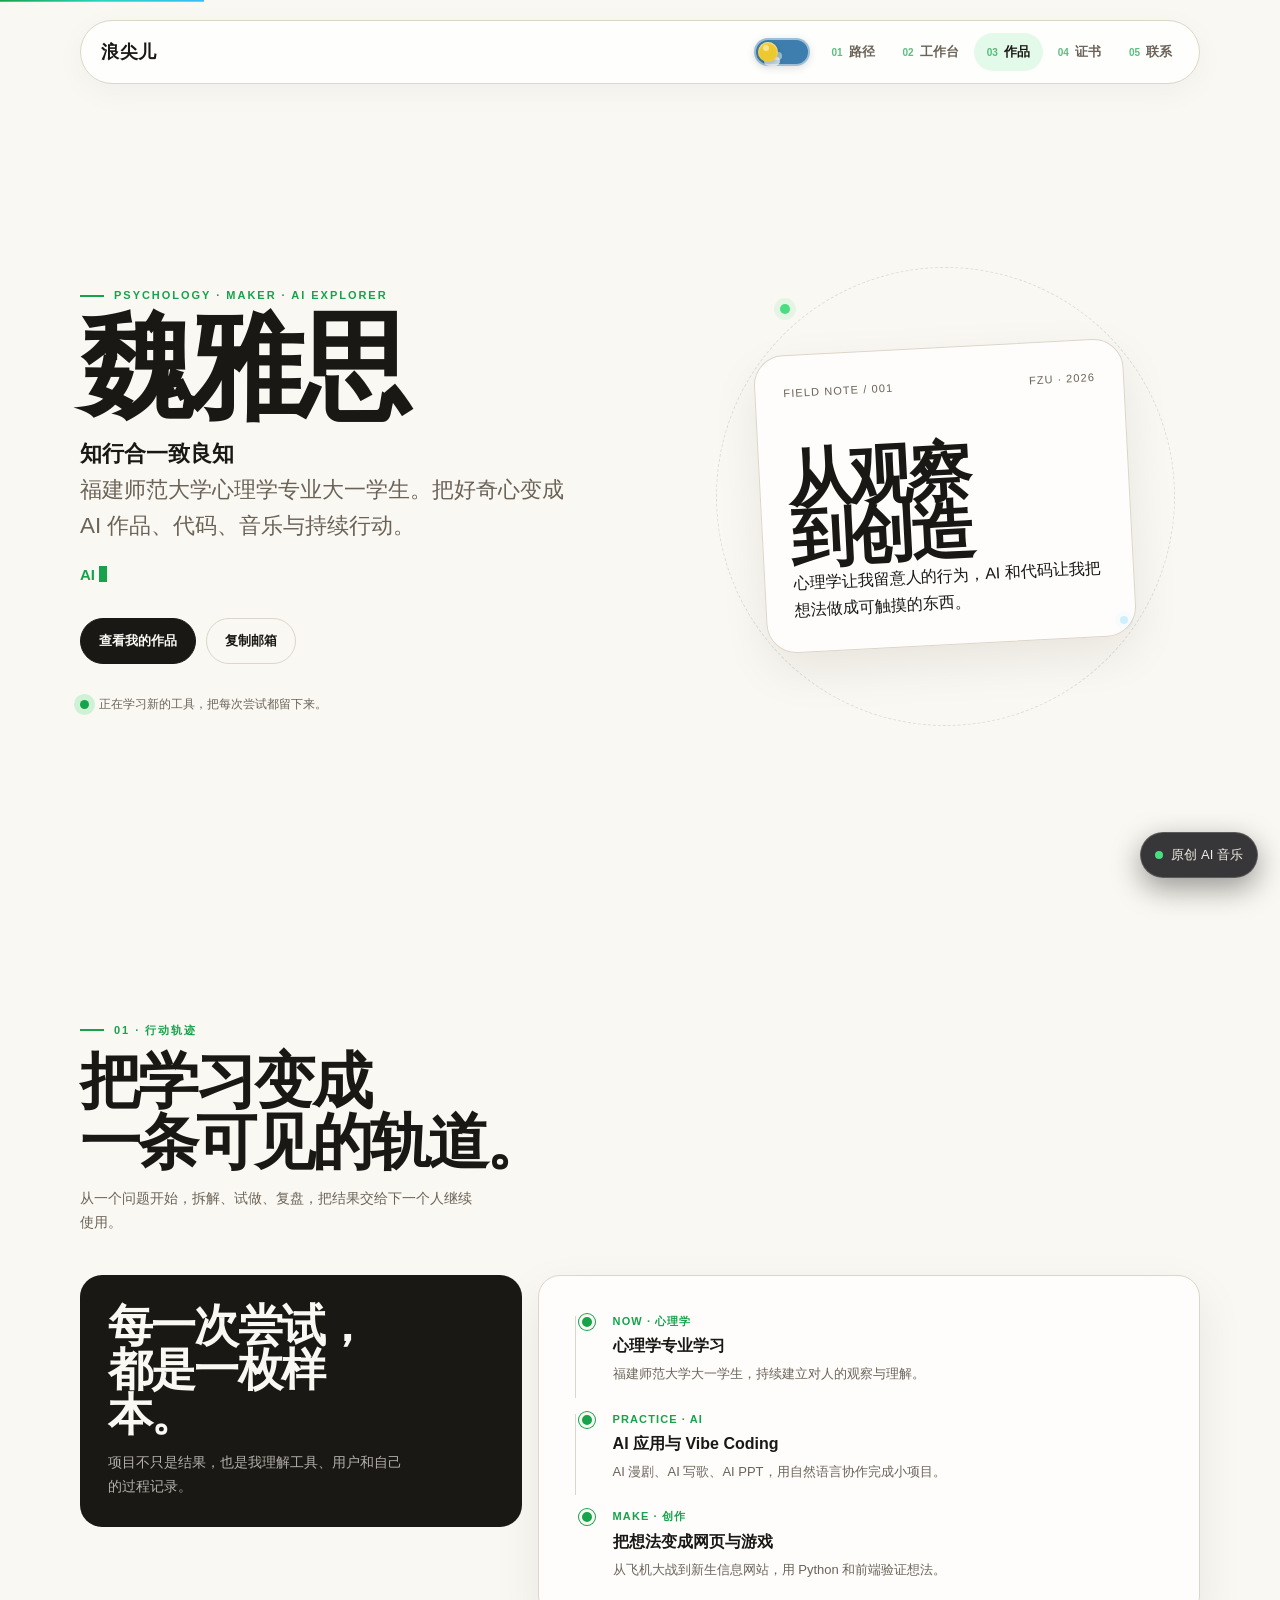
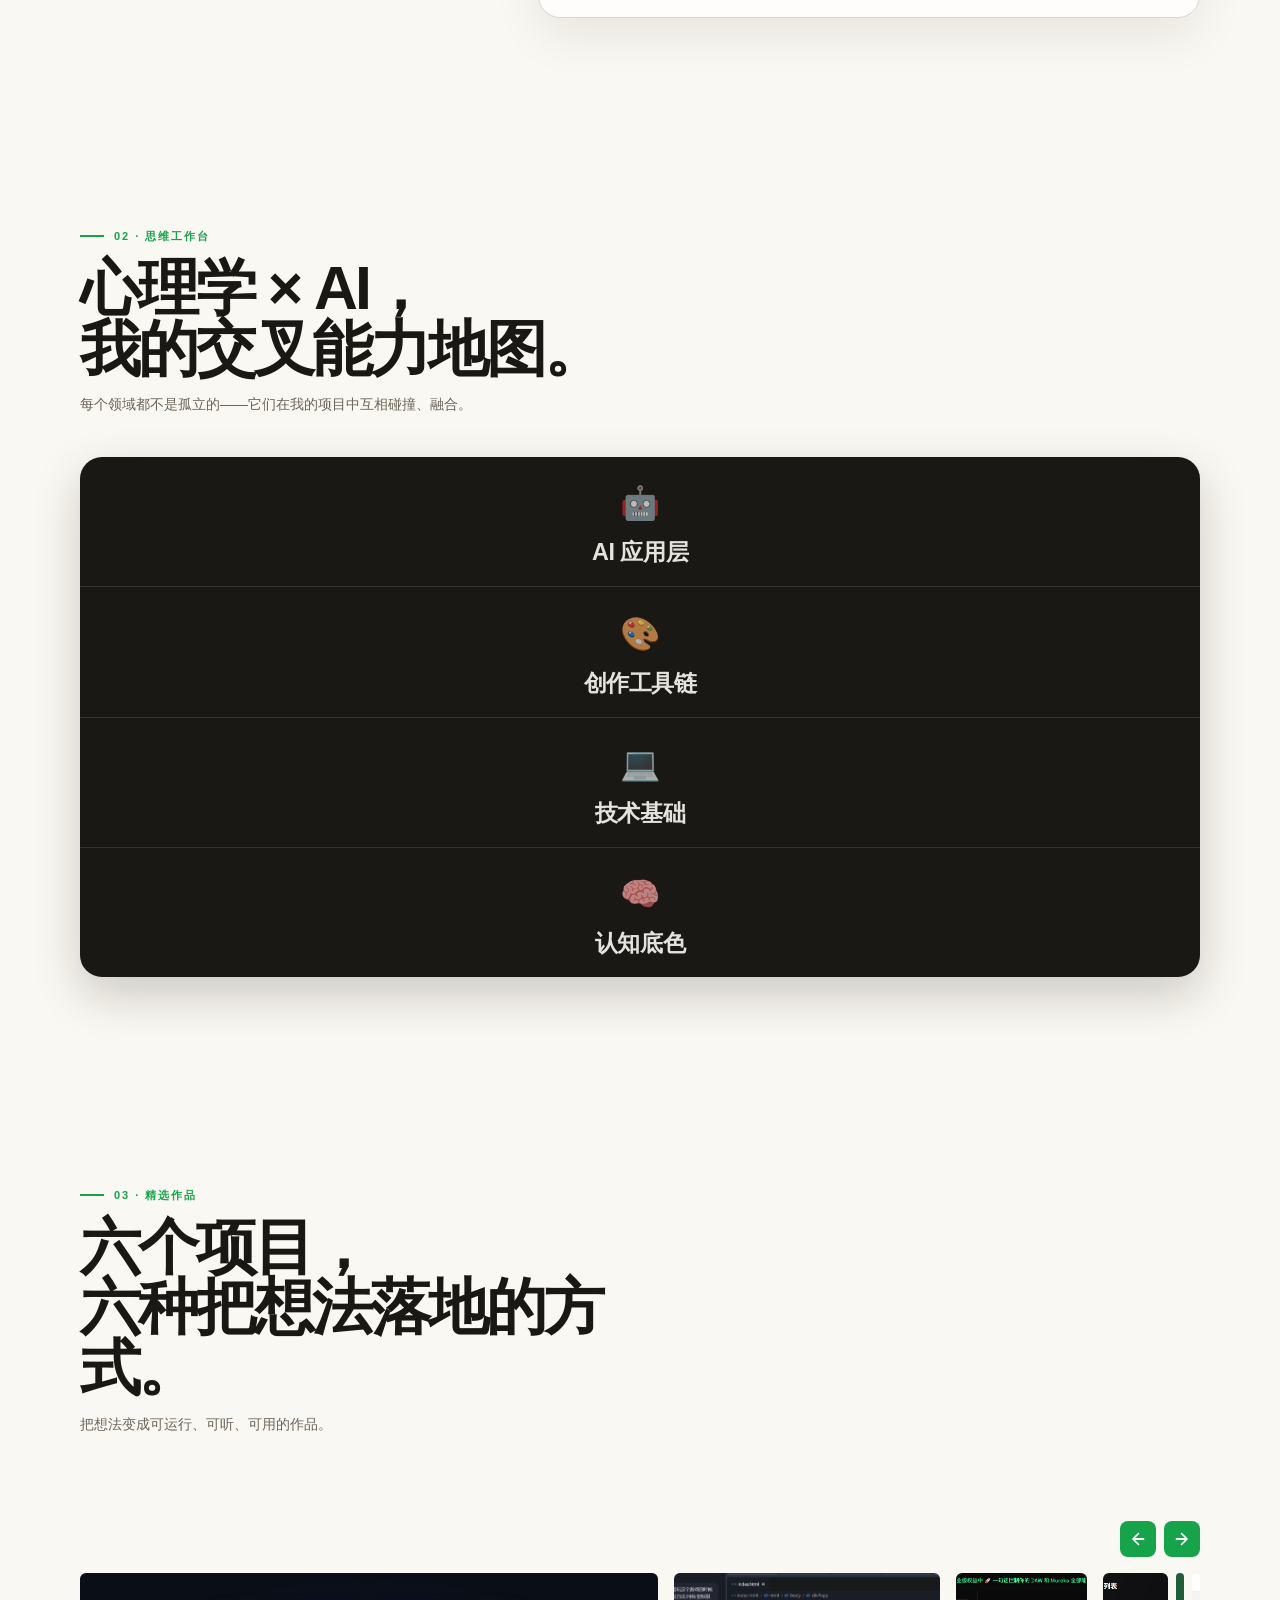
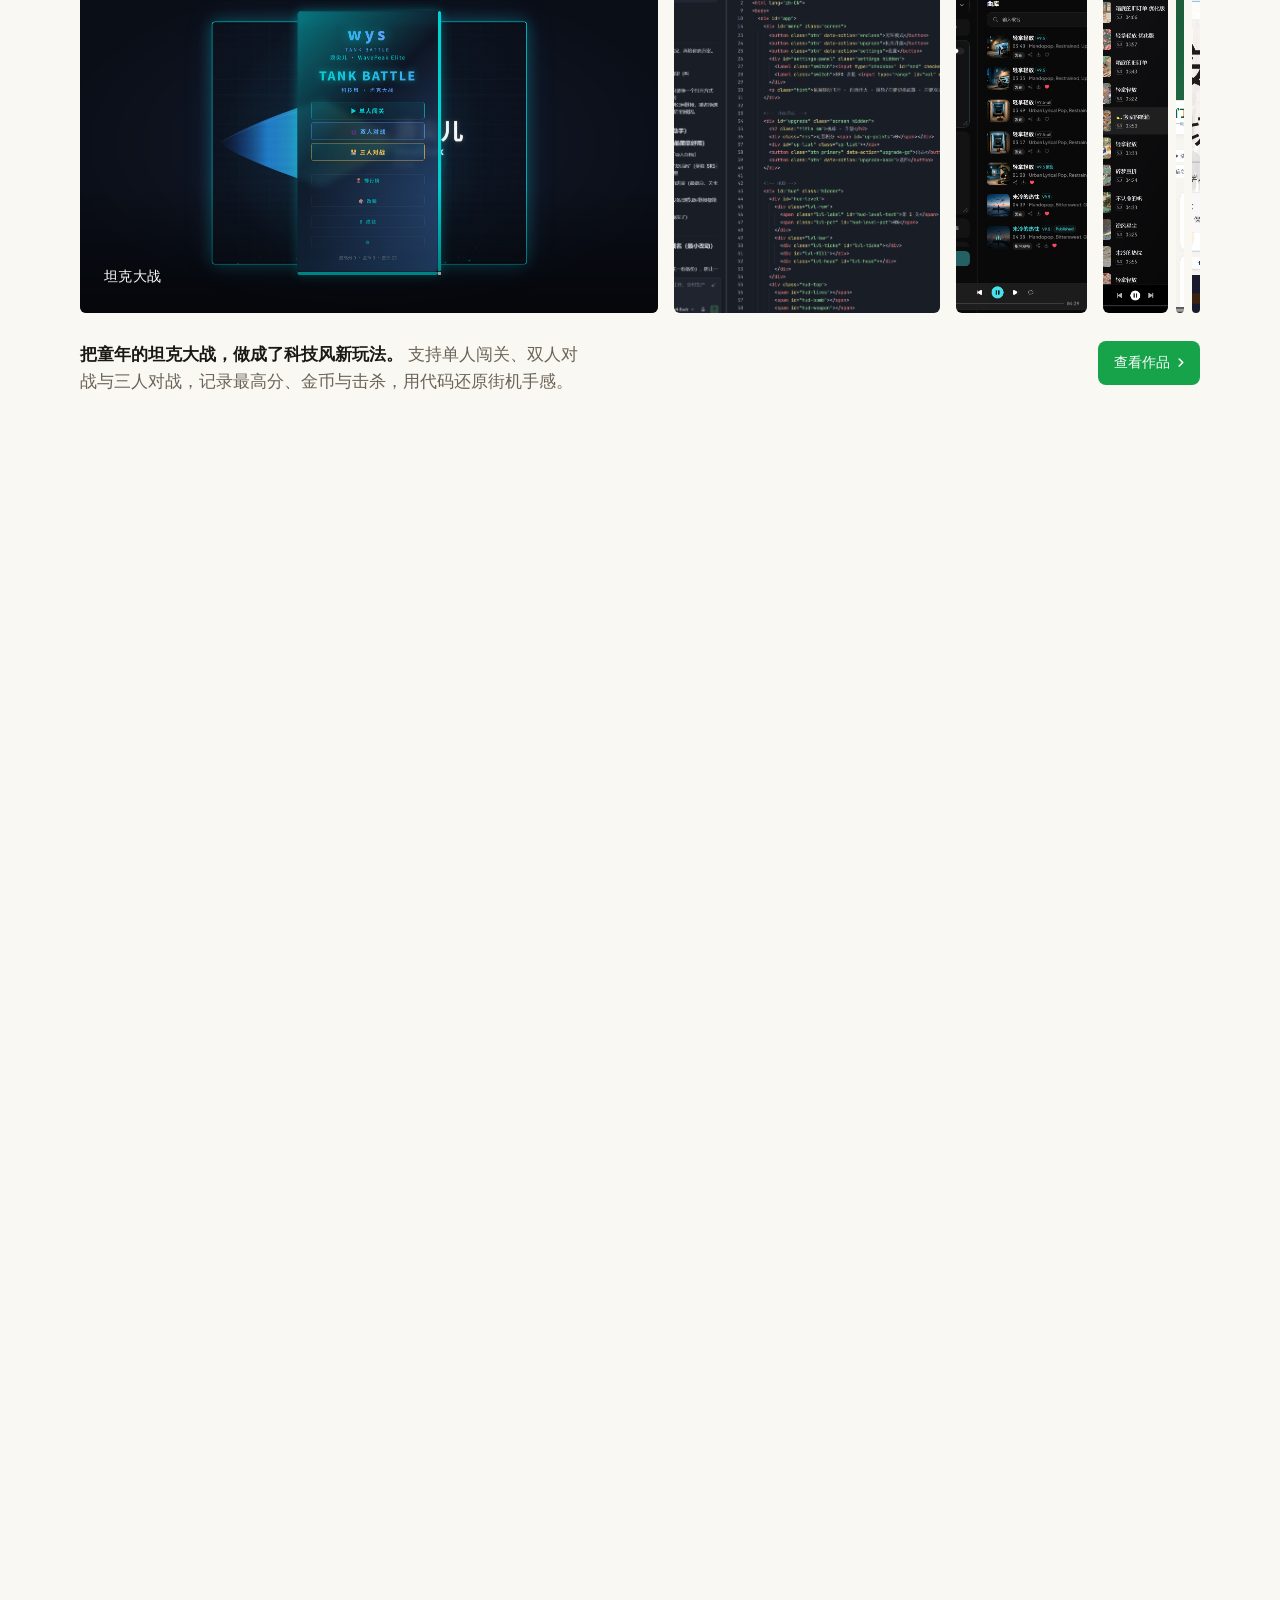
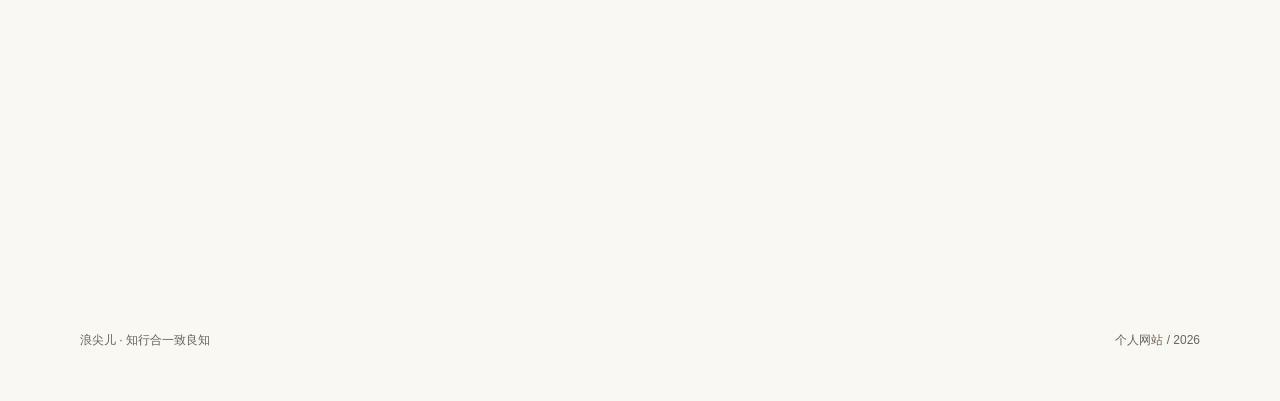
<file: index.html>
<!doctype html>
<html lang="zh-CN">
  <head>
    <meta charset="UTF-8" />
    <link rel="icon" type="image/svg+xml" href="./favicon.svg" />
    <meta name="viewport" content="width=device-width, initial-scale=1.0" />
    <link rel="preconnect" href="https://fonts.googleapis.com" />
    <link rel="preconnect" href="https://fonts.gstatic.com" crossorigin />
    <title>浪尖儿 · 知行合一致良知</title>
    <script type="module" crossorigin src="./assets/index-oiF8ctT8.js"></script>
    <link rel="stylesheet" crossorigin href="./assets/index-BBrLoMDb.css">
  </head>
  <body>
    <div id="app"></div>
  </body>
</html>
</file>
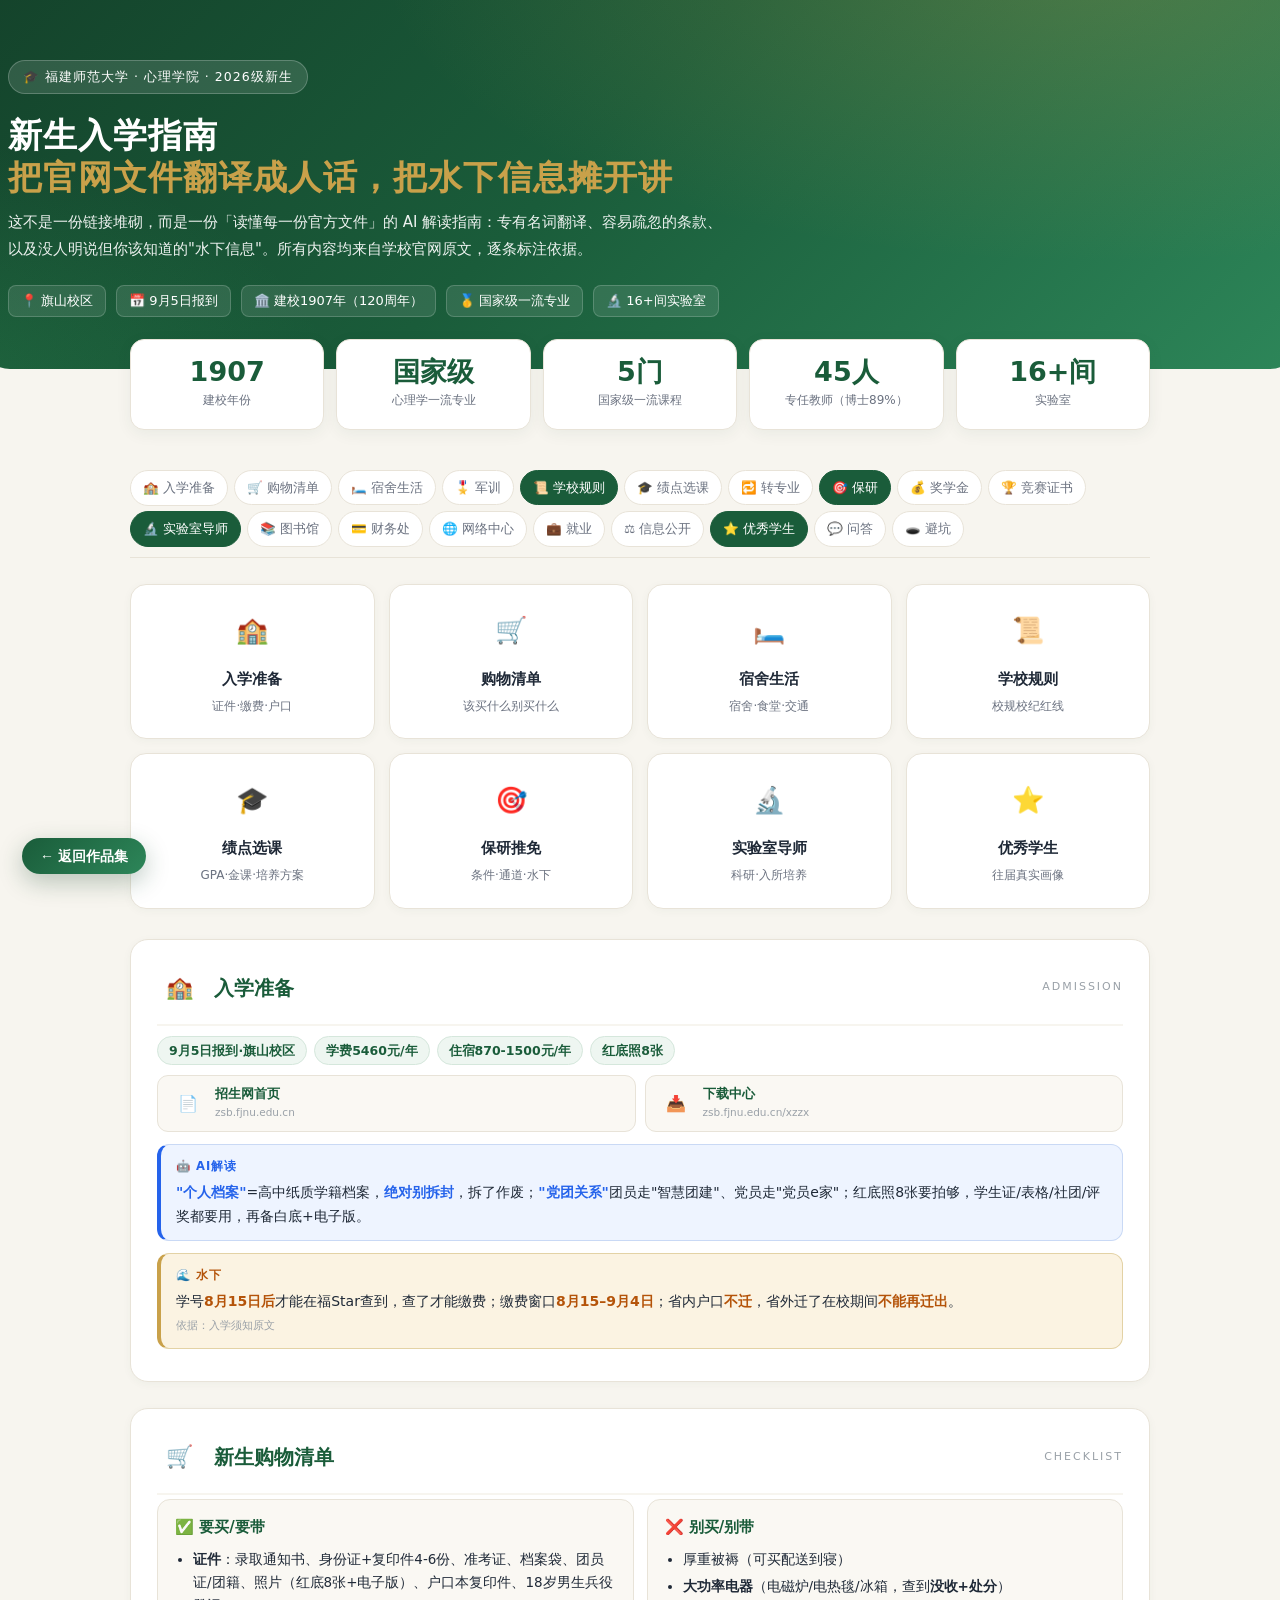
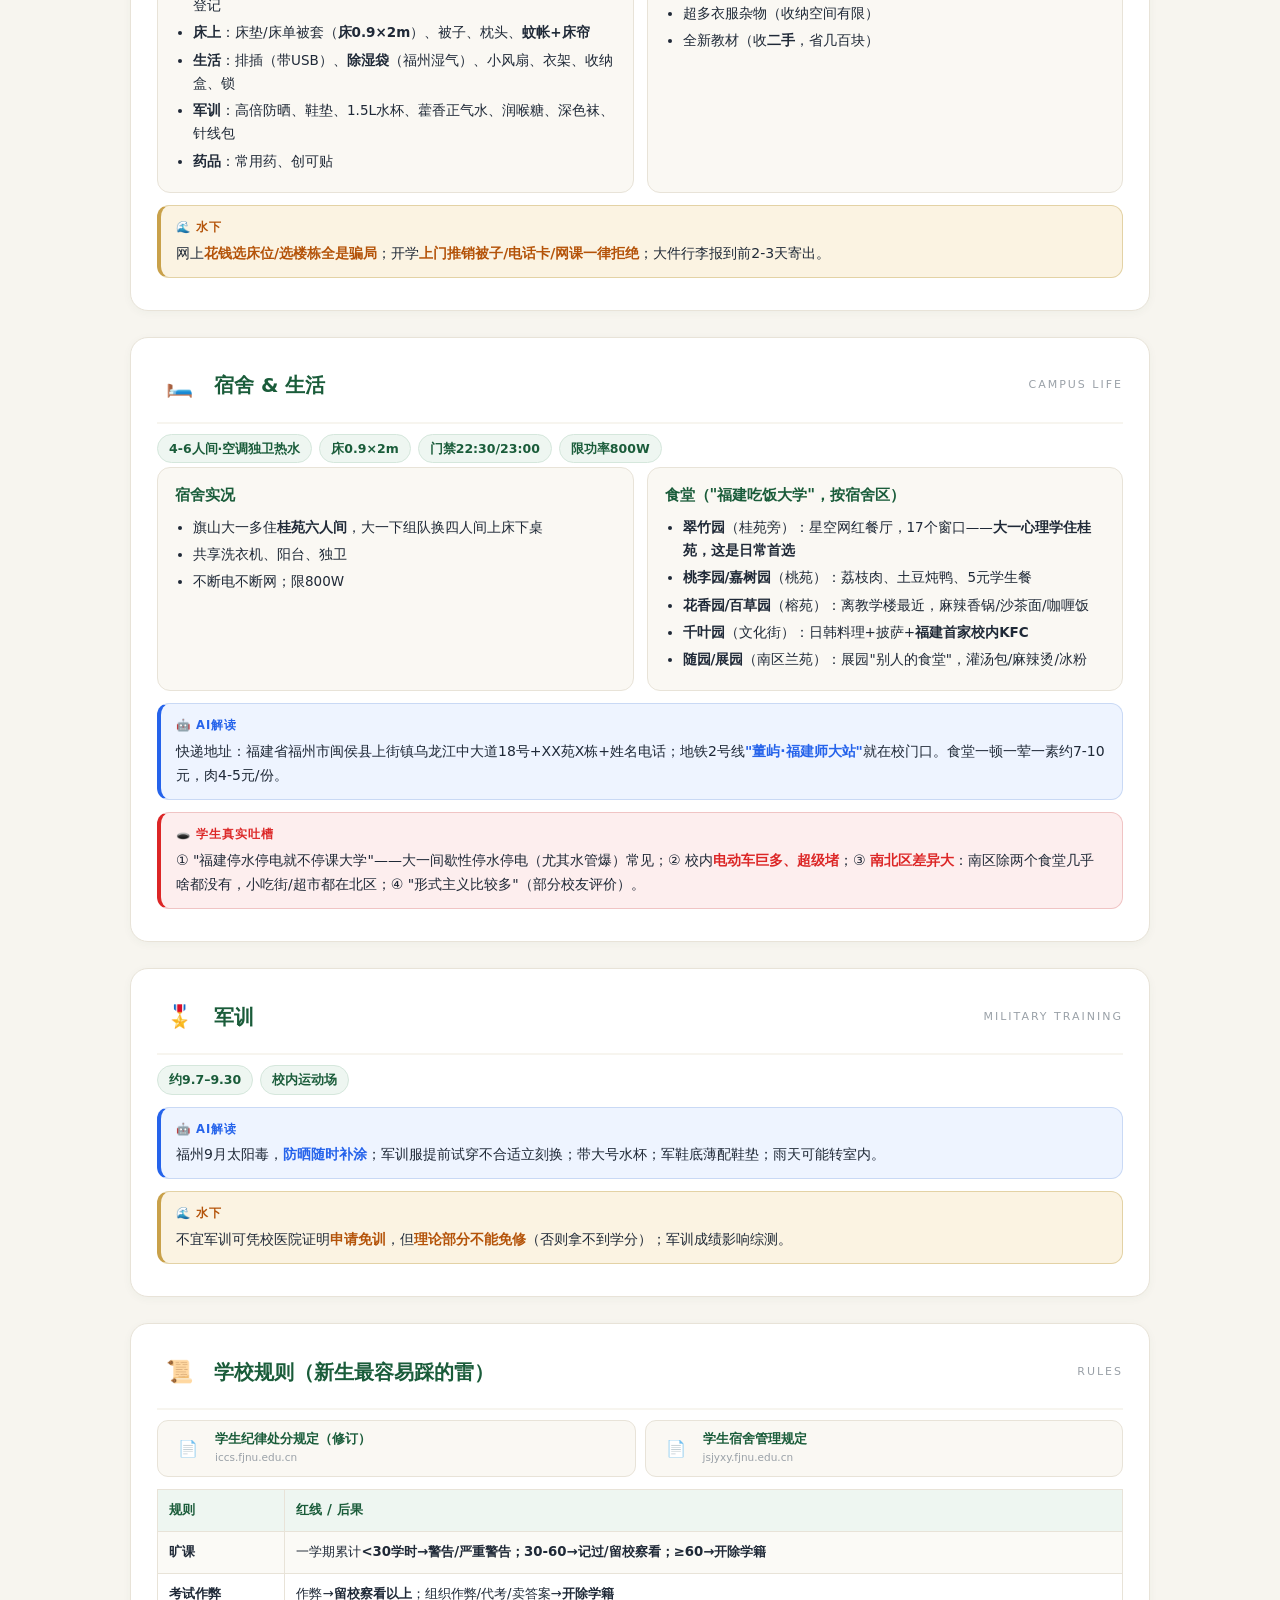
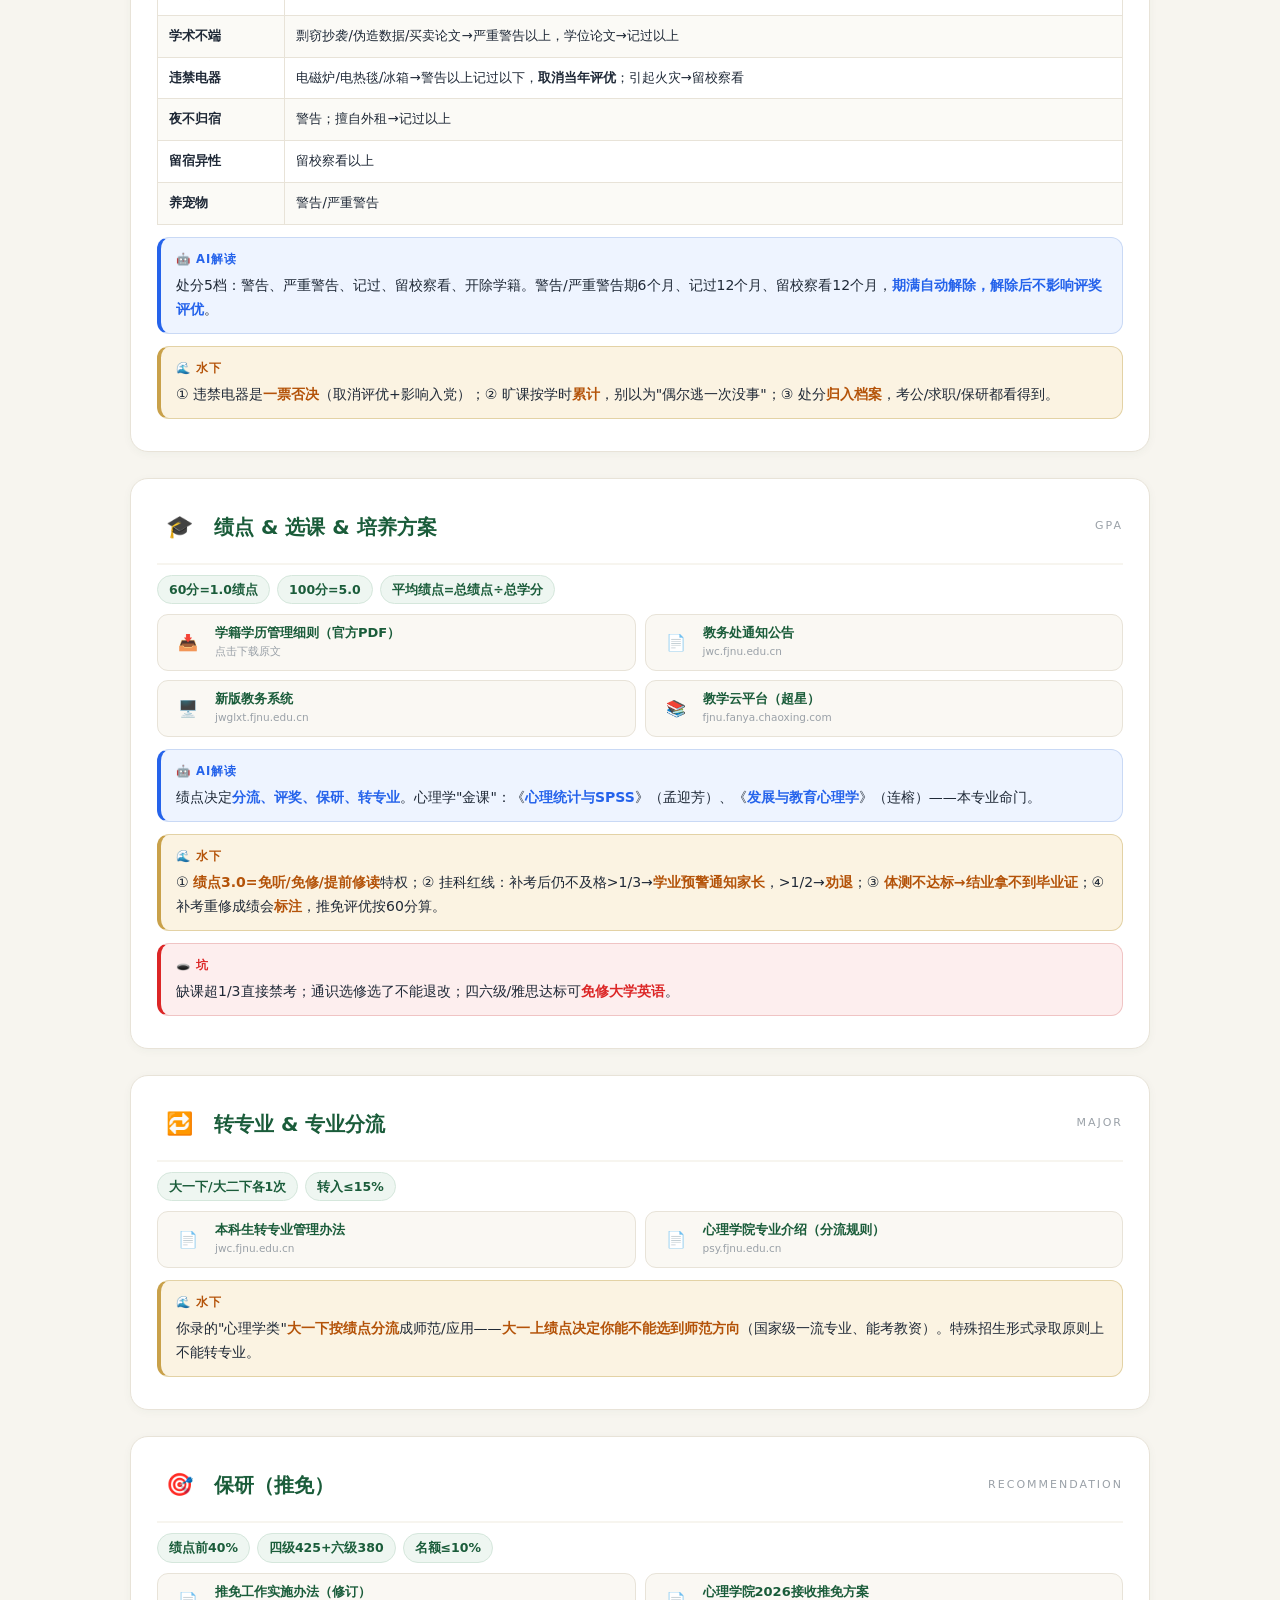
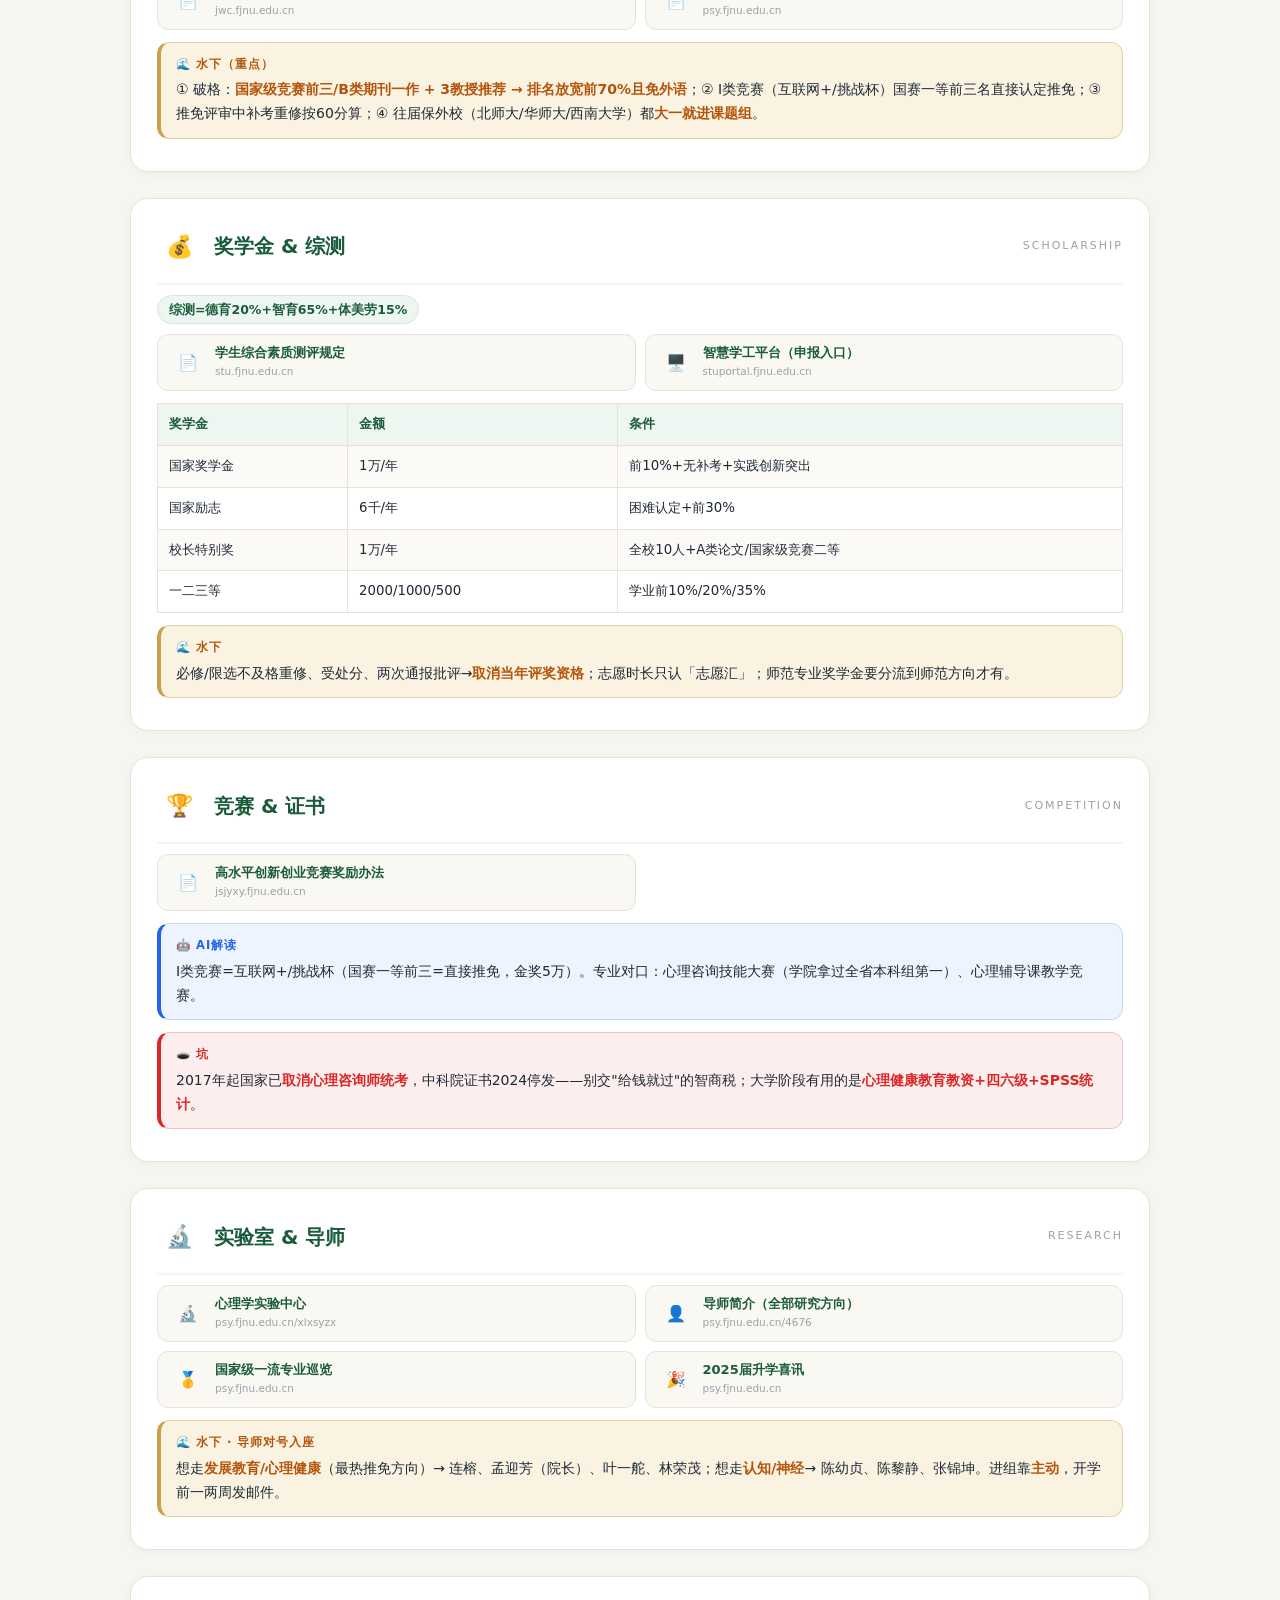
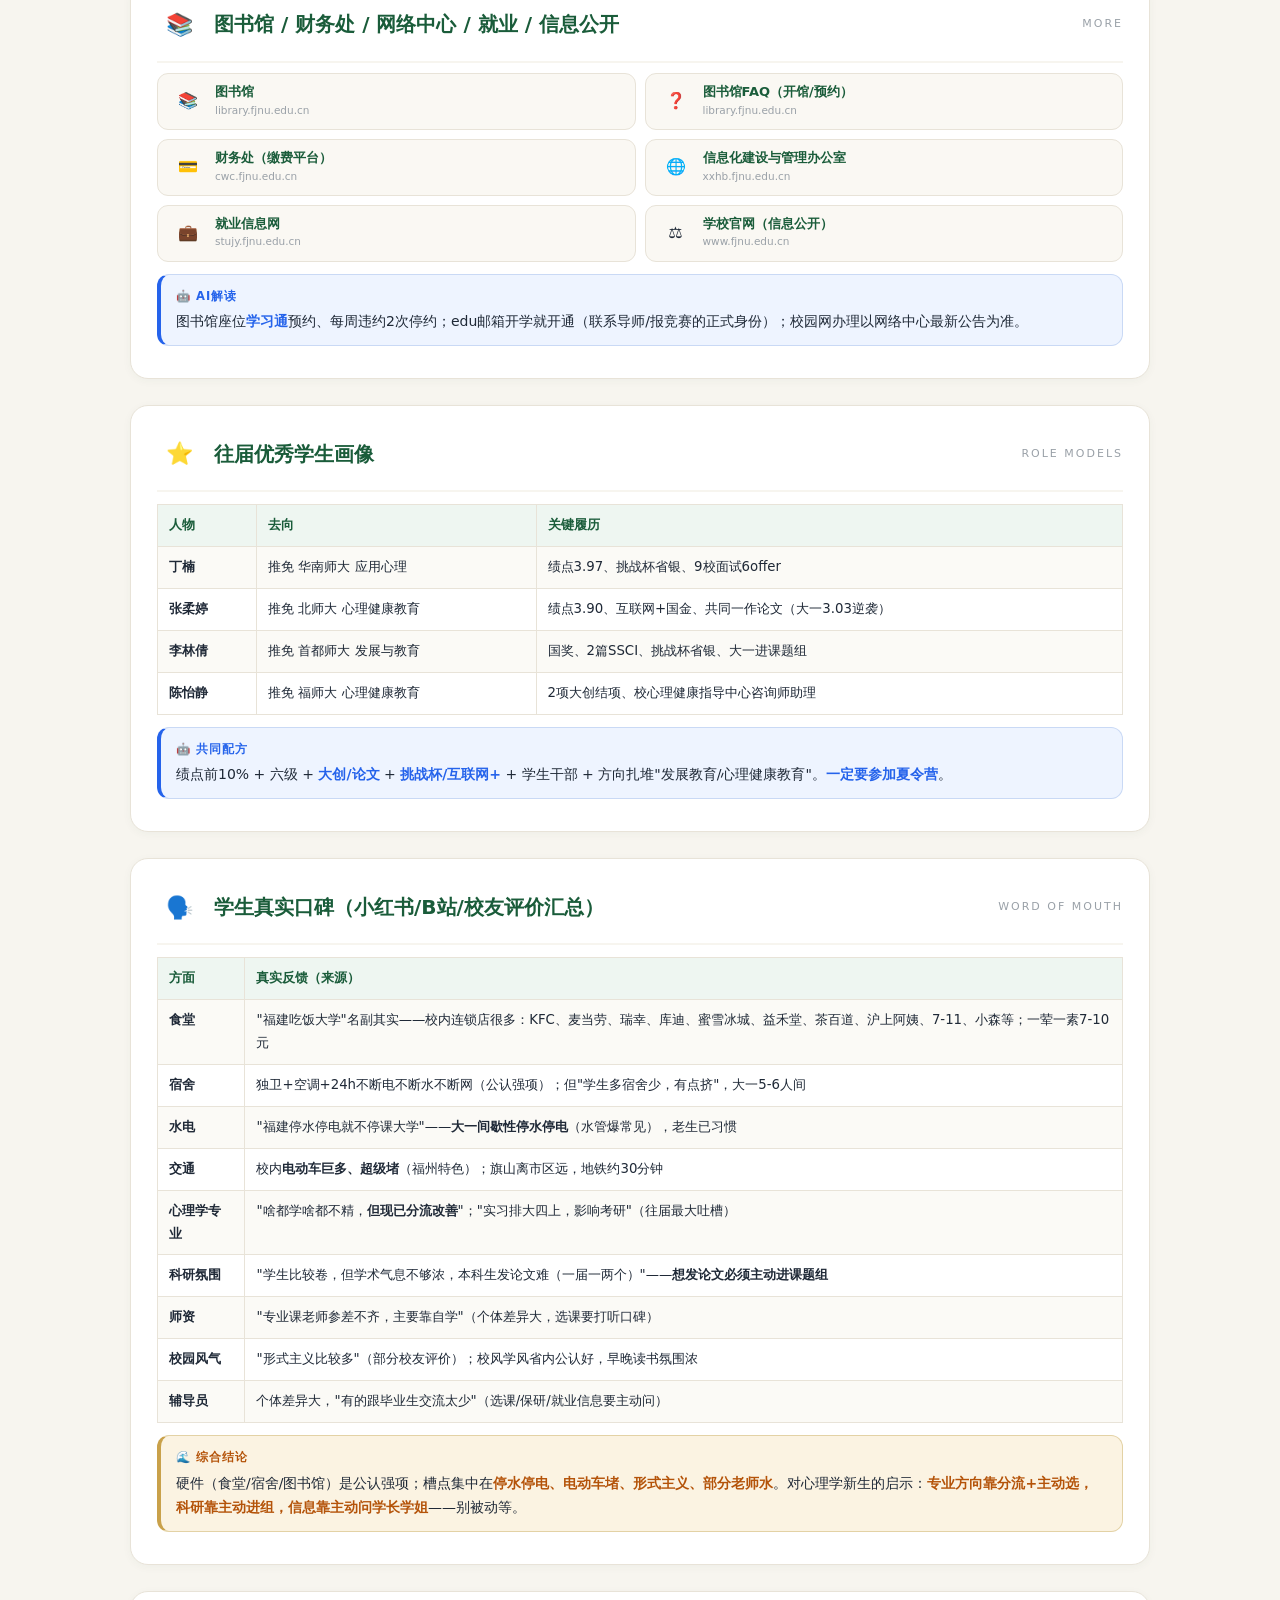
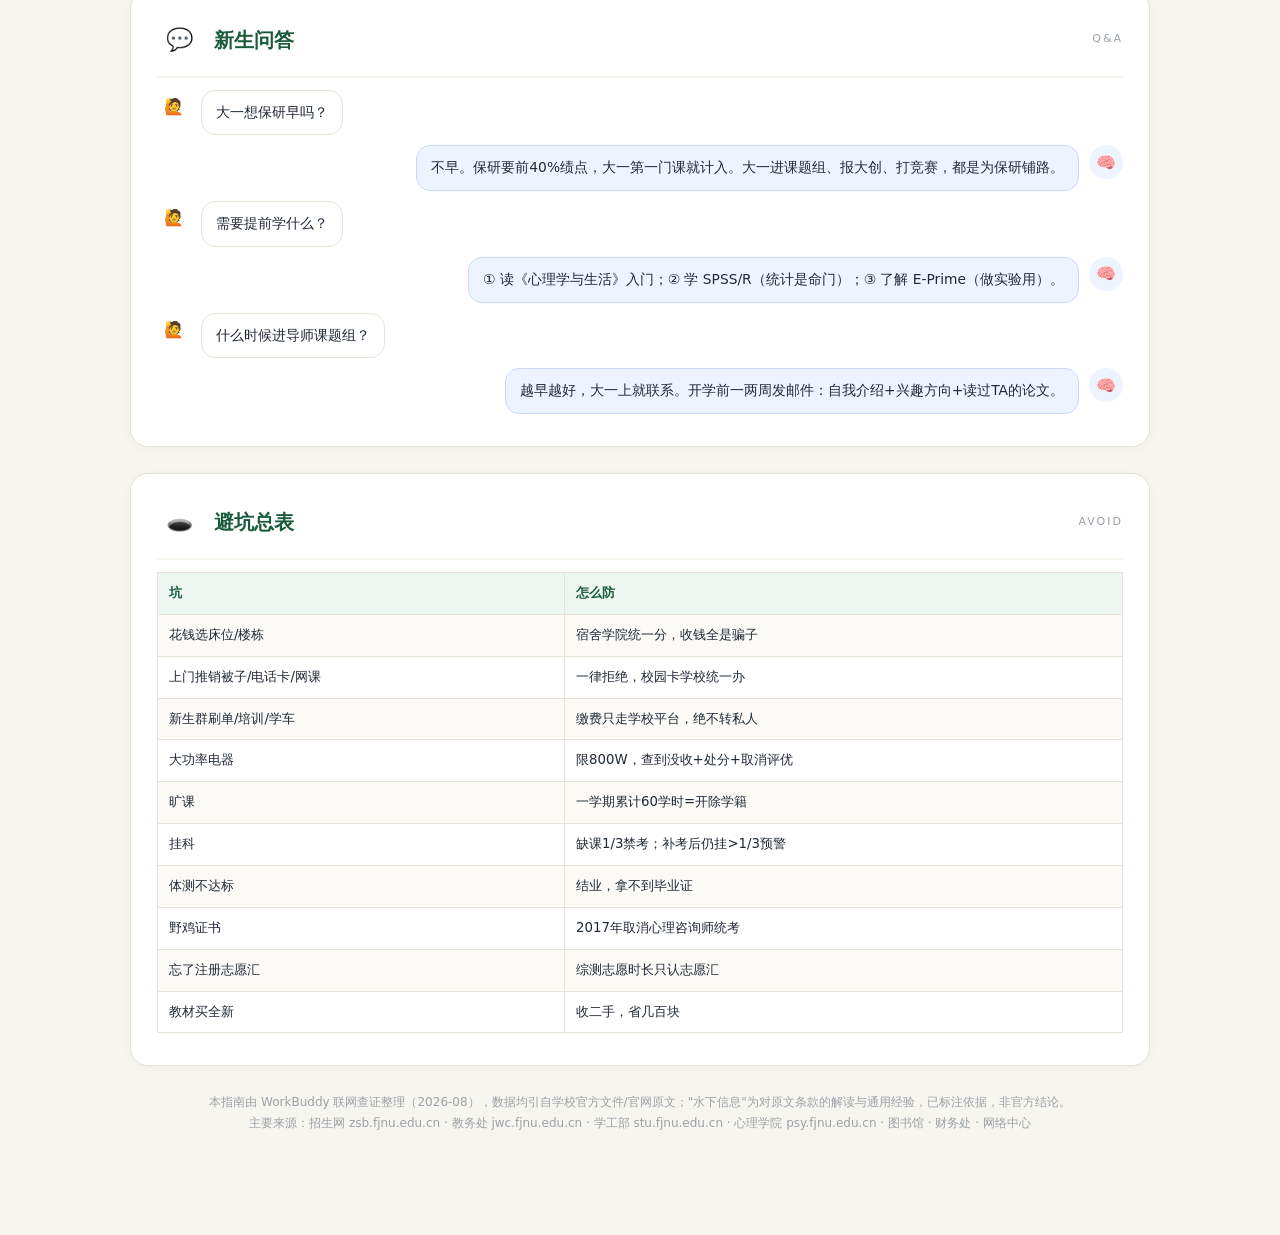
<file: freshman-guide.html>
<!DOCTYPE html>
<html lang="zh-CN">
<head>
<meta charset="UTF-8">
<meta name="viewport" content="width=device-width, initial-scale=1.0">
<title>福建师范大学心理学院 · 2026级新生入学指南</title>
<style>
  :root{
    --g1:#14432b;--g2:#1a5c3a;--g3:#2d8659;--g4:#3aa06c;
    --cream:#f7f5ef;--card:#ffffff;--line:#e8e3d8;
    --ink:#1f2937;--sub:#6b7280;--dim:#9aa1a8;
    --gold:#c9a14a;--gold-soft:#fbf3e2;
    --blue:#2563eb;--blue-soft:#eef4ff;
    --red:#dc2626;--red-soft:#fdeeee;
    --amber:#b45309;--amber-soft:#fef6e7;
  }
  *{box-sizing:border-box}
  html{scroll-behavior:smooth}
  body{margin:0;background:var(--cream);color:var(--ink);
    font-family:"Segoe UI","Microsoft YaHei","PingFang SC","Source Han Sans SC",system-ui,sans-serif;
    line-height:1.72;font-size:15px}
  .wrap{max-width:1060px;margin:0 auto;padding:0 20px 90px}

  /* ===== HERO ===== */
  .hero{position:relative;overflow:hidden;margin:0 -20px 0;
    background:radial-gradient(1200px 500px at 85% -10%, rgba(201,161,74,.25), transparent 60%),
               radial-gradient(900px 500px at -10% 110%, rgba(74,222,128,.18), transparent 55%),
               linear-gradient(135deg,var(--g1) 0%,var(--g2) 45%,var(--g3) 100%);
    color:#fff;padding:60px 28px 52px;border-radius:0 0 30px 30px}
  .hero .tag{display:inline-flex;align-items:center;gap:8px;background:rgba(255,255,255,.12);
    border:1px solid rgba(255,255,255,.22);border-radius:999px;padding:5px 14px;font-size:12.5px;letter-spacing:1px}
  .hero h1{font-size:34px;margin:20px 0 10px;line-height:1.25;font-weight:800;letter-spacing:1px}
  .hero h1 .gold{color:var(--gold)}
  .hero .sub{font-size:15px;opacity:.92;max-width:720px;margin:0;line-height:1.8}
  .hero .meta{margin-top:22px;display:flex;flex-wrap:wrap;gap:10px;font-size:13px}
  .hero .meta span{background:rgba(255,255,255,.1);border:1px solid rgba(255,255,255,.18);border-radius:8px;padding:4px 12px}

  /* 数据条 */
  .stats{display:grid;grid-template-columns:repeat(5,1fr);gap:12px;margin:-30px 0 30px;position:relative;z-index:5}
  @media(max-width:820px){.stats{grid-template-columns:repeat(3,1fr)}}
  @media(max-width:520px){.stats{grid-template-columns:repeat(2,1fr)}}
  .stat{background:var(--card);border:1px solid var(--line);border-radius:14px;padding:16px 12px;text-align:center;
    box-shadow:0 4px 16px rgba(20,67,43,.06)}
  .stat b{display:block;font-size:27px;font-weight:800;color:var(--g2);line-height:1.15}
  .stat span{font-size:12px;color:var(--sub)}

  /* 导航 */
  nav.toc{position:sticky;top:0;z-index:40;background:rgba(247,245,239,.96);backdrop-filter:blur(10px);
    border-bottom:1px solid var(--line);padding:10px 0;margin:0 0 26px;display:flex;flex-wrap:wrap;gap:6px}
  nav.toc a{color:var(--sub);text-decoration:none;font-size:12.5px;padding:6px 12px;border-radius:999px;
    white-space:nowrap;background:var(--card);border:1px solid var(--line);transition:.15s}
  nav.toc a:hover{color:var(--g2);border-color:var(--g3);background:#eef6f1}
  nav.toc a.hot{color:#fff;background:var(--g2);border-color:var(--g2)}

  /* 宫格导航 */
  .grid-nav{display:grid;grid-template-columns:repeat(4,1fr);gap:14px;margin:0 0 30px}
  @media(max-width:820px){.grid-nav{grid-template-columns:repeat(2,1fr)}}
  .gnav{background:var(--card);border:1px solid var(--line);border-radius:16px;padding:20px 14px;text-align:center;
    text-decoration:none;color:var(--ink);box-shadow:0 2px 10px rgba(20,67,43,.04);transition:.18s}
  .gnav:hover{transform:translateY(-3px);box-shadow:0 8px 22px rgba(20,67,43,.1);border-color:var(--g3)}
  .gnav .ico{width:52px;height:52px;margin:0 auto 10px;border-radius:14px;display:flex;align-items:center;justify-content:center;font-size:26px;background:var(--green3)}
  .gnav b{display:block;font-size:15px;color:var(--ink)}
  .gnav span{font-size:12px;color:var(--sub)}

  /* 板块 */
  section{margin-bottom:26px}
  .card{background:var(--card);border:1px solid var(--line);border-radius:18px;padding:26px 26px 20px;box-shadow:0 2px 10px rgba(20,67,43,.04)}
  .sec-head{display:flex;align-items:center;gap:13px;margin-bottom:4px;padding-bottom:14px;border-bottom:2px solid var(--cream)}
  .sec-ico{flex:0 0 auto;width:44px;height:44px;border-radius:12px;display:flex;align-items:center;justify-content:center;font-size:22px;background:var(--green3)}
  .sec-head h2{margin:0;font-size:20px;color:var(--g2);font-weight:700}
  .sec-head .en{font-size:11px;color:var(--dim);letter-spacing:2px;margin-left:auto;text-transform:uppercase}

  .chips{display:flex;flex-wrap:wrap;gap:7px;margin:10px 0 4px}
  .chip{background:#eef6f1;color:var(--g2);font-size:12.5px;font-weight:600;padding:3px 11px;border-radius:999px;border:1px solid #d5e7dc}

  /* 链接卡片 */
  .links{display:grid;grid-template-columns:1fr 1fr;gap:9px;margin:10px 0}
  @media(max-width:720px){.links{grid-template-columns:1fr}}
  .lcard{display:flex;align-items:center;gap:10px;background:#faf8f3;border:1px solid var(--line);border-radius:11px;
    padding:10px 13px;text-decoration:none;color:var(--ink);transition:.15s}
  .lcard:hover{border-color:var(--g3);background:#eef6f1}
  .lcard .doc{flex:0 0 auto;width:34px;height:34px;border-radius:8px;background:var(--green3);display:flex;align-items:center;justify-content:center;font-size:16px}
  .lcard .fn{font-size:13px;font-weight:600;color:var(--g2);line-height:1.3}
  .lcard .fu{font-size:10.5px;color:var(--dim);word-break:break-all}

  .ai{border:1px solid #c9d9f5;border-left:4px solid var(--blue);background:var(--blue-soft);border-radius:12px;padding:12px 15px;margin:12px 0}
  .ai .tag{font-size:11.5px;font-weight:700;color:var(--blue);letter-spacing:1px;display:block;margin-bottom:3px}
  .ai .c{font-size:14px}
  .ai .c b{color:var(--blue)}

  .under{border:1px solid #e3d2a5;border-left:4px solid var(--gold);background:var(--gold-soft);border-radius:12px;padding:12px 15px;margin:12px 0}
  .under .tag{font-size:11.5px;font-weight:700;color:var(--amber);letter-spacing:1px;display:block;margin-bottom:3px}
  .under .c{font-size:14px}
  .under .c b{color:var(--amber)}
  .under .src{display:block;font-size:11px;color:var(--dim);margin-top:4px}

  .pit{border:1px solid #f0c4c4;border-left:4px solid var(--red);background:var(--red-soft);border-radius:12px;padding:12px 15px;margin:12px 0}
  .pit .tag{font-size:11.5px;font-weight:700;color:var(--red);letter-spacing:1px;display:block;margin-bottom:3px}
  .pit .c{font-size:14px}
  .pit .c b{color:var(--red)}

  table{width:100%;border-collapse:collapse;margin:12px 0;font-size:13.3px}
  th,td{border:1px solid var(--line);padding:9px 11px;text-align:left;vertical-align:top}
  th{background:#eef6f1;color:var(--g2);font-weight:700;white-space:nowrap}
  tr:nth-child(even) td{background:#fbfaf6}

  .grid2{display:grid;grid-template-columns:1fr 1fr;gap:13px}
  @media(max-width:720px){.grid2{grid-template-columns:1fr}}
  .mini{background:#faf8f3;border:1px solid var(--line);border-radius:13px;padding:15px 17px}
  .mini h4{margin:0 0 7px;color:var(--g2);font-size:15px}
  .mini ul{margin:0;padding-left:18px;font-size:13.5px}
  .mini li{margin:4px 0}

  .chat{margin:12px 0}
  .msg{display:flex;margin:10px 0}
  .msg .ava{flex:0 0 auto;width:34px;height:34px;border-radius:50%;display:flex;align-items:center;justify-content:center;font-size:16px;background:var(--green3);margin-right:10px}
  .msg .bub{background:#fff;border:1px solid var(--line);border-radius:14px;padding:10px 14px;max-width:80%;font-size:13.8px}
  .msg.q{justify-content:flex-end}
  .msg.q .ava{margin:0 0 0 10px;background:#eef4ff}
  .msg.q .bub{background:var(--blue-soft);border-color:#c9d9f5}

  .footnote{font-size:12px;color:var(--dim);margin-top:16px;text-align:center;line-height:1.7}

  /* 返回作品集按钮 */
  .backhome{position:fixed;left:22px;bottom:26px;z-index:60;display:inline-flex;align-items:center;gap:7px;
    padding:11px 18px;border:none;border-radius:999px;cursor:pointer;
    background:linear-gradient(135deg,var(--g2),var(--g3));color:#fff;
    font:700 14px/1 "Microsoft YaHei","PingFang SC",sans-serif;
    box-shadow:0 8px 24px rgba(20,67,43,.28);transition:transform .2s,box-shadow .2s}
  .backhome:hover{transform:translateY(-3px);box-shadow:0 12px 28px rgba(20,67,43,.36)}
  @media(max-width:520px){.backhome{left:14px;bottom:16px;padding:10px 15px;font-size:13px}}
</style>
</head>
<body>

  <!-- HERO -->
  <div class="hero">
    <div class="tag">🎓 福建师范大学 · 心理学院 · 2026级新生</div>
    <h1>新生入学指南<br><span class="gold">把官网文件翻译成人话，把水下信息摊开讲</span></h1>
    <p class="sub">这不是一份链接堆砌，而是一份「读懂每一份官方文件」的 AI 解读指南：专有名词翻译、容易疏忽的条款、以及没人明说但你该知道的"水下信息"。所有内容均来自学校官网原文，逐条标注依据。</p>
    <div class="meta">
      <span>📍 旗山校区</span><span>📅 9月5日报到</span><span>🏛️ 建校1907年（120周年）</span>
      <span>🥇 国家级一流专业</span><span>🔬 16+间实验室</span>
    </div>
  </div>

  <div class="wrap">

  <!-- 数据条 -->
  <div class="stats">
    <div class="stat"><b>1907</b><span>建校年份</span></div>
    <div class="stat"><b>国家级</b><span>心理学一流专业</span></div>
    <div class="stat"><b>5门</b><span>国家级一流课程</span></div>
    <div class="stat"><b>45人</b><span>专任教师（博士89%）</span></div>
    <div class="stat"><b>16+间</b><span>实验室</span></div>
  </div>

  <nav class="toc">
    <a href="#s1">🏫 入学准备</a><a href="#s2">🛒 购物清单</a><a href="#s3">🛏️ 宿舍生活</a><a href="#s4">🎖️ 军训</a>
    <a href="#s5" class="hot">📜 学校规则</a><a href="#s6">🎓 绩点选课</a><a href="#s7">🔁 转专业</a><a href="#s8" class="hot">🎯 保研</a>
    <a href="#s9">💰 奖学金</a><a href="#s10">🏆 竞赛证书</a><a href="#s11" class="hot">🔬 实验室导师</a><a href="#s12">📚 图书馆</a>
    <a href="#s13">💳 财务处</a><a href="#s14">🌐 网络中心</a><a href="#s15">💼 就业</a><a href="#s16">⚖️ 信息公开</a>
    <a href="#s17" class="hot">⭐ 优秀学生</a><a href="#s18">💬 问答</a><a href="#s19">🕳️ 避坑</a>
  </nav>

  <!-- 宫格导航 -->
  <div class="grid-nav">
    <a class="gnav" href="#s1"><div class="ico">🏫</div><b>入学准备</b><span>证件·缴费·户口</span></a>
    <a class="gnav" href="#s2"><div class="ico">🛒</div><b>购物清单</b><span>该买什么别买什么</span></a>
    <a class="gnav" href="#s3"><div class="ico">🛏️</div><b>宿舍生活</b><span>宿舍·食堂·交通</span></a>
    <a class="gnav" href="#s5"><div class="ico">📜</div><b>学校规则</b><span>校规校纪红线</span></a>
    <a class="gnav" href="#s6"><div class="ico">🎓</div><b>绩点选课</b><span>GPA·金课·培养方案</span></a>
    <a class="gnav" href="#s8"><div class="ico">🎯</div><b>保研推免</b><span>条件·通道·水下</span></a>
    <a class="gnav" href="#s11"><div class="ico">🔬</div><b>实验室导师</b><span>科研·入所培养</span></a>
    <a class="gnav" href="#s17"><div class="ico">⭐</div><b>优秀学生</b><span>往届真实画像</span></a>
  </div>

  <!-- 1 入学 -->
  <section id="s1" class="card">
    <div class="sec-head"><div class="sec-ico">🏫</div><h2>入学准备</h2><span class="en">Admission</span></div>
    <div class="chips"><span class="chip">9月5日报到·旗山校区</span><span class="chip">学费5460元/年</span><span class="chip">住宿870-1500元/年</span><span class="chip">红底照8张</span></div>
    <div class="links">
      <a class="lcard" href="https://zsb.fjnu.edu.cn/" target="_blank"><div class="doc">📄</div><div><div class="fn">招生网首页</div><div class="fu">zsb.fjnu.edu.cn</div></div></a>
      <a class="lcard" href="https://zsb.fjnu.edu.cn/xzzx/list.htm" target="_blank"><div class="doc">📥</div><div><div class="fn">下载中心</div><div class="fu">zsb.fjnu.edu.cn/xzzx</div></div></a>
    </div>
    <div class="ai"><span class="tag">🤖 AI解读</span><div class="c"><b>"个人档案"</b>=高中纸质学籍档案，<b>绝对别拆封</b>，拆了作废；<b>"党团关系"</b>团员走"智慧团建"、党员走"党员e家"；红底照8张要拍够，学生证/表格/社团/评奖都要用，再备白底+电子版。</div></div>
    <div class="under"><span class="tag">🌊 水下</span><div class="c">学号<b>8月15日后</b>才能在福Star查到，查了才能缴费；缴费窗口<b>8月15–9月4日</b>；省内户口<b>不迁</b>，省外迁了在校期间<b>不能再迁出</b>。<span class="src">依据：入学须知原文</span></div></div>
  </section>

  <!-- 2 购物清单 -->
  <section id="s2" class="card">
    <div class="sec-head"><div class="sec-ico">🛒</div><h2>新生购物清单</h2><span class="en">Checklist</span></div>
    <div class="grid2">
      <div class="mini"><h4>✅ 要买/要带</h4><ul>
        <li><b>证件</b>：录取通知书、身份证+复印件4-6份、准考证、档案袋、团员证/团籍、照片（红底8张+电子版）、户口本复印件、18岁男生兵役登记</li>
        <li><b>床上</b>：床垫/床单被套（<b>床0.9×2m</b>）、被子、枕头、<b>蚊帐+床帘</b></li>
        <li><b>生活</b>：排插（带USB）、<b>除湿袋</b>（福州湿气）、小风扇、衣架、收纳盒、锁</li>
        <li><b>军训</b>：高倍防晒、鞋垫、1.5L水杯、藿香正气水、润喉糖、深色袜、针线包</li>
        <li><b>药品</b>：常用药、创可贴</li>
      </ul></div>
      <div class="mini"><h4>❌ 别买/别带</h4><ul>
        <li>厚重被褥（可买配送到寝）</li>
        <li><b>大功率电器</b>（电磁炉/电热毯/冰箱，查到<b>没收+处分</b>）</li>
        <li>超多衣服杂物（收纳空间有限）</li>
        <li>全新教材（收<b>二手</b>，省几百块）</li>
      </ul></div>
    </div>
    <div class="under"><span class="tag">🌊 水下</span><div class="c">网上<b>花钱选床位/选楼栋全是骗局</b>；开学<b>上门推销被子/电话卡/网课一律拒绝</b>；大件行李报到前2-3天寄出。</div></div>
  </section>

  <!-- 3 宿舍生活 -->
  <section id="s3" class="card">
    <div class="sec-head"><div class="sec-ico">🛏️</div><h2>宿舍 & 生活</h2><span class="en">Campus Life</span></div>
    <div class="chips"><span class="chip">4-6人间·空调独卫热水</span><span class="chip">床0.9×2m</span><span class="chip">门禁22:30/23:00</span><span class="chip">限功率800W</span></div>
    <div class="grid2">
      <div class="mini"><h4>宿舍实况</h4><ul><li>旗山大一多住<b>桂苑六人间</b>，大一下组队换四人间上床下桌</li><li>共享洗衣机、阳台、独卫</li><li>不断电不断网；限800W</li></ul></div>
      <div class="mini"><h4>食堂（"福建吃饭大学"，按宿舍区）</h4><ul>
        <li><b>翠竹园</b>（桂苑旁）：星空网红餐厅，17个窗口——<b>大一心理学住桂苑，这是日常首选</b></li>
        <li><b>桃李园/嘉树园</b>（桃苑）：荔枝肉、土豆炖鸭、5元学生餐</li>
        <li><b>花香园/百草园</b>（榕苑）：离教学楼最近，麻辣香锅/沙茶面/咖喱饭</li>
        <li><b>千叶园</b>（文化街）：日韩料理+披萨+<b>福建首家校内KFC</b></li>
        <li><b>随园/展园</b>（南区兰苑）：展园"别人的食堂"，灌汤包/麻辣烫/冰粉</li>
      </ul></div>
    </div>
    <div class="ai"><span class="tag">🤖 AI解读</span><div class="c">快递地址：福建省福州市闽侯县上街镇乌龙江中大道18号+XX苑X栋+姓名电话；地铁2号线<b>"董屿·福建师大站"</b>就在校门口。食堂一顿一荤一素约7-10元，肉4-5元/份。</div></div>
    <div class="pit"><span class="tag">🕳️ 学生真实吐槽</span><div class="c">① "福建停水停电就不停课大学"——大一间歇性停水停电（尤其水管爆）常见；② 校内<b>电动车巨多、超级堵</b>；③ <b>南北区差异大</b>：南区除两个食堂几乎啥都没有，小吃街/超市都在北区；④ "形式主义比较多"（部分校友评价）。</div></div>
  </section>

  <!-- 4 军训 -->
  <section id="s4" class="card">
    <div class="sec-head"><div class="sec-ico">🎖️</div><h2>军训</h2><span class="en">Military Training</span></div>
    <div class="chips"><span class="chip">约9.7–9.30</span><span class="chip">校内运动场</span></div>
    <div class="ai"><span class="tag">🤖 AI解读</span><div class="c">福州9月太阳毒，<b>防晒随时补涂</b>；军训服提前试穿不合适立刻换；带大号水杯；军鞋底薄配鞋垫；雨天可能转室内。</div></div>
    <div class="under"><span class="tag">🌊 水下</span><div class="c">不宜军训可凭校医院证明<b>申请免训</b>，但<b>理论部分不能免修</b>（否则拿不到学分）；军训成绩影响综测。</div></div>
  </section>

  <!-- 5 学校规则 -->
  <section id="s5" class="card">
    <div class="sec-head"><div class="sec-ico">📜</div><h2>学校规则（新生最容易踩的雷）</h2><span class="en">Rules</span></div>
    <div class="links">
      <a class="lcard" href="https://iccs.fjnu.edu.cn/a2/dd/c6576a172765/page.htm" target="_blank"><div class="doc">📄</div><div><div class="fn">学生纪律处分规定（修订）</div><div class="fu">iccs.fjnu.edu.cn</div></div></a>
      <a class="lcard" href="https://jsjyxy.fjnu.edu.cn/95/d7/c16442a366039/page.htm" target="_blank"><div class="doc">📄</div><div><div class="fn">学生宿舍管理规定</div><div class="fu">jsjyxy.fjnu.edu.cn</div></div></a>
    </div>
    <table>
      <tr><th>规则</th><th>红线 / 后果</th></tr>
      <tr><td><b>旷课</b></td><td>一学期累计<b>&lt;30学时→警告/严重警告；30-60→记过/留校察看；≥60→开除学籍</b></td></tr>
      <tr><td><b>考试作弊</b></td><td>作弊→<b>留校察看以上</b>；组织作弊/代考/卖答案→<b>开除学籍</b></td></tr>
      <tr><td><b>学术不端</b></td><td>剽窃抄袭/伪造数据/买卖论文→严重警告以上，学位论文→记过以上</td></tr>
      <tr><td><b>违禁电器</b></td><td>电磁炉/电热毯/冰箱→警告以上记过以下，<b>取消当年评优</b>；引起火灾→留校察看</td></tr>
      <tr><td><b>夜不归宿</b></td><td>警告；擅自外租→记过以上</td></tr>
      <tr><td><b>留宿异性</b></td><td>留校察看以上</td></tr>
      <tr><td><b>养宠物</b></td><td>警告/严重警告</td></tr>
    </table>
    <div class="ai"><span class="tag">🤖 AI解读</span><div class="c">处分5档：警告、严重警告、记过、留校察看、开除学籍。警告/严重警告期6个月、记过12个月、留校察看12个月，<b>期满自动解除，解除后不影响评奖评优</b>。</div></div>
    <div class="under"><span class="tag">🌊 水下</span><div class="c">① 违禁电器是<b>一票否决</b>（取消评优+影响入党）；② 旷课按学时<b>累计</b>，别以为"偶尔逃一次没事"；③ 处分<b>归入档案</b>，考公/求职/保研都看得到。</div></div>
  </section>

  <!-- 6 绩点选课 -->
  <section id="s6" class="card">
    <div class="sec-head"><div class="sec-ico">🎓</div><h2>绩点 & 选课 & 培养方案</h2><span class="en">GPA</span></div>
    <div class="chips"><span class="chip">60分=1.0绩点</span><span class="chip">100分=5.0</span><span class="chip">平均绩点=总绩点÷总学分</span></div>
    <div class="links">
      <a class="lcard" href="https://jsjyxy.fjnu.edu.cn/_upload/article/files/80/0b/c722888845c79968cd0f1c964768/40e6b2b9-63f3-4c78-885b-3c6808b25237.pdf" target="_blank"><div class="doc">📥</div><div><div class="fn">学籍学历管理细则（官方PDF）</div><div class="fu">点击下载原文</div></div></a>
      <a class="lcard" href="https://jwc.fjnu.edu.cn/tzgg_9107/list.htm" target="_blank"><div class="doc">📄</div><div><div class="fn">教务处通知公告</div><div class="fu">jwc.fjnu.edu.cn</div></div></a>
      <a class="lcard" href="https://jwglxt.fjnu.edu.cn/" target="_blank"><div class="doc">🖥️</div><div><div class="fn">新版教务系统</div><div class="fu">jwglxt.fjnu.edu.cn</div></div></a>
      <a class="lcard" href="http://fjnu.fanya.chaoxing.com/portal" target="_blank"><div class="doc">📚</div><div><div class="fn">教学云平台（超星）</div><div class="fu">fjnu.fanya.chaoxing.com</div></div></a>
    </div>
    <div class="ai"><span class="tag">🤖 AI解读</span><div class="c">绩点决定<b>分流、评奖、保研、转专业</b>。心理学"金课"：《<b>心理统计与SPSS</b>》（孟迎芳）、《<b>发展与教育心理学</b>》（连榕）——本专业命门。</div></div>
    <div class="under"><span class="tag">🌊 水下</span><div class="c">① <b>绩点3.0=免听/免修/提前修读</b>特权；② 挂科红线：补考后仍不及格&gt;1/3→<b>学业预警通知家长</b>，&gt;1/2→<b>劝退</b>；③ <b>体测不达标→结业拿不到毕业证</b>；④ 补考重修成绩会<b>标注</b>，推免评优按60分算。</div></div>
    <div class="pit"><span class="tag">🕳️ 坑</span><div class="c">缺课超1/3直接禁考；通识选修选了不能退改；四六级/雅思达标可<b>免修大学英语</b>。</div></div>
  </section>

  <!-- 7 转专业 -->
  <section id="s7" class="card">
    <div class="sec-head"><div class="sec-ico">🔁</div><h2>转专业 & 专业分流</h2><span class="en">Major</span></div>
    <div class="chips"><span class="chip">大一下/大二下各1次</span><span class="chip">转入≤15%</span></div>
    <div class="links">
      <a class="lcard" href="http://jwc.fjnu.edu.cn/a8/25/c9130a305189/page.htm" target="_blank"><div class="doc">📄</div><div><div class="fn">本科生转专业管理办法</div><div class="fu">jwc.fjnu.edu.cn</div></div></a>
      <a class="lcard" href="https://psy.fjnu.edu.cn/zyjs_18617/list.htm" target="_blank"><div class="doc">📄</div><div><div class="fn">心理学院专业介绍（分流规则）</div><div class="fu">psy.fjnu.edu.cn</div></div></a>
    </div>
    <div class="under"><span class="tag">🌊 水下</span><div class="c">你录的"心理学类"<b>大一下按绩点分流</b>成师范/应用——<b>大一上绩点决定你能不能选到师范方向</b>（国家级一流专业、能考教资）。特殊招生形式录取原则上不能转专业。</div></div>
  </section>

  <!-- 8 保研 -->
  <section id="s8" class="card">
    <div class="sec-head"><div class="sec-ico">🎯</div><h2>保研（推免）</h2><span class="en">Recommendation</span></div>
    <div class="chips"><span class="chip">绩点前40%</span><span class="chip">四级425+六级380</span><span class="chip">名额≤10%</span></div>
    <div class="links">
      <a class="lcard" href="https://jwc.fjnu.edu.cn/32/b1/c9107a209585/page.htm" target="_blank"><div class="doc">📄</div><div><div class="fn">推免工作实施办法（修订）</div><div class="fu">jwc.fjnu.edu.cn</div></div></a>
      <a class="lcard" href="https://psy.fjnu.edu.cn/7a/de/c4669a424670/page.htm" target="_blank"><div class="doc">📄</div><div><div class="fn">心理学院2026接收推免方案</div><div class="fu">psy.fjnu.edu.cn</div></div></a>
    </div>
    <div class="under"><span class="tag">🌊 水下（重点）</span><div class="c">① 破格：<b>国家级竞赛前三/B类期刊一作 + 3教授推荐 → 排名放宽前70%且免外语</b>；② Ⅰ类竞赛（互联网+/挑战杯）国赛一等前三名直接认定推免；③ 推免评审中补考重修按60分算；④ 往届保外校（北师大/华师大/西南大学）都<b>大一就进课题组</b>。</div></div>
  </section>

  <!-- 9 奖学金 -->
  <section id="s9" class="card">
    <div class="sec-head"><div class="sec-ico">💰</div><h2>奖学金 & 综测</h2><span class="en">Scholarship</span></div>
    <div class="chips"><span class="chip">综测=德育20%+智育65%+体美劳15%</span></div>
    <div class="links">
      <a class="lcard" href="https://stu.fjnu.edu.cn/cc/1e/c6022a314398/page.htm" target="_blank"><div class="doc">📄</div><div><div class="fn">学生综合素质测评规定</div><div class="fu">stu.fjnu.edu.cn</div></div></a>
      <a class="lcard" href="https://stuportal.fjnu.edu.cn/main.html" target="_blank"><div class="doc">🖥️</div><div><div class="fn">智慧学工平台（申报入口）</div><div class="fu">stuportal.fjnu.edu.cn</div></div></a>
    </div>
    <table>
      <tr><th>奖学金</th><th>金额</th><th>条件</th></tr>
      <tr><td>国家奖学金</td><td>1万/年</td><td>前10%+无补考+实践创新突出</td></tr>
      <tr><td>国家励志</td><td>6千/年</td><td>困难认定+前30%</td></tr>
      <tr><td>校长特别奖</td><td>1万/年</td><td>全校10人+A类论文/国家级竞赛二等</td></tr>
      <tr><td>一二三等</td><td>2000/1000/500</td><td>学业前10%/20%/35%</td></tr>
    </table>
    <div class="under"><span class="tag">🌊 水下</span><div class="c">必修/限选不及格重修、受处分、两次通报批评→<b>取消当年评奖资格</b>；志愿时长只认「志愿汇」；师范专业奖学金要分流到师范方向才有。</div></div>
  </section>

  <!-- 10 竞赛证书 -->
  <section id="s10" class="card">
    <div class="sec-head"><div class="sec-ico">🏆</div><h2>竞赛 & 证书</h2><span class="en">Competition</span></div>
    <div class="links">
      <a class="lcard" href="https://jsjyxy.fjnu.edu.cn/82/96/c16021a361110/page.htm" target="_blank"><div class="doc">📄</div><div><div class="fn">高水平创新创业竞赛奖励办法</div><div class="fu">jsjyxy.fjnu.edu.cn</div></div></a>
    </div>
    <div class="ai"><span class="tag">🤖 AI解读</span><div class="c">Ⅰ类竞赛=互联网+/挑战杯（国赛一等前三=直接推免，金奖5万）。专业对口：心理咨询技能大赛（学院拿过全省本科组第一）、心理辅导课教学竞赛。</div></div>
    <div class="pit"><span class="tag">🕳️ 坑</span><div class="c">2017年起国家已<b>取消心理咨询师统考</b>，中科院证书2024停发——别交"给钱就过"的智商税；大学阶段有用的是<b>心理健康教育教资+四六级+SPSS统计</b>。</div></div>
  </section>

  <!-- 11 实验室导师 -->
  <section id="s11" class="card">
    <div class="sec-head"><div class="sec-ico">🔬</div><h2>实验室 & 导师</h2><span class="en">Research</span></div>
    <div class="links">
      <a class="lcard" href="https://psy.fjnu.edu.cn/xlxsyzx/list.htm" target="_blank"><div class="doc">🔬</div><div><div class="fn">心理学实验中心</div><div class="fu">psy.fjnu.edu.cn/xlxsyzx</div></div></a>
      <a class="lcard" href="https://psy.fjnu.edu.cn/4676/list.htm" target="_blank"><div class="doc">👤</div><div><div class="fn">导师简介（全部研究方向）</div><div class="fu">psy.fjnu.edu.cn/4676</div></div></a>
      <a class="lcard" href="https://psy.fjnu.edu.cn/81/a2/c9726a360866/page.htm" target="_blank"><div class="doc">🥇</div><div><div class="fn">国家级一流专业巡览</div><div class="fu">psy.fjnu.edu.cn</div></div></a>
      <a class="lcard" href="https://psy.fjnu.edu.cn/66/79/c4666a419449/page.htm" target="_blank"><div class="doc">🎉</div><div><div class="fn">2025届升学喜讯</div><div class="fu">psy.fjnu.edu.cn</div></div></a>
    </div>
    <div class="under"><span class="tag">🌊 水下 · 导师对号入座</span><div class="c">想走<b>发展教育/心理健康</b>（最热推免方向）→ 连榕、孟迎芳（院长）、叶一舵、林荣茂；想走<b>认知/神经</b>→ 陈幼贞、陈黎静、张锦坤。进组靠<b>主动</b>，开学前一两周发邮件。</div></div>
  </section>

  <!-- 12-16 其余 -->
  <section id="s12" class="card">
    <div class="sec-head"><div class="sec-ico">📚</div><h2>图书馆 / 财务处 / 网络中心 / 就业 / 信息公开</h2><span class="en">More</span></div>
    <div class="links">
      <a class="lcard" href="https://library.fjnu.edu.cn" target="_blank"><div class="doc">📚</div><div><div class="fn">图书馆</div><div class="fu">library.fjnu.edu.cn</div></div></a>
      <a class="lcard" href="https://library.fjnu.edu.cn/69/37/c3645a92471/page.htm" target="_blank"><div class="doc">❓</div><div><div class="fn">图书馆FAQ（开馆/预约）</div><div class="fu">library.fjnu.edu.cn</div></div></a>
      <a class="lcard" href="http://cwc.fjnu.edu.cn/" target="_blank"><div class="doc">💳</div><div><div class="fn">财务处（缴费平台）</div><div class="fu">cwc.fjnu.edu.cn</div></div></a>
      <a class="lcard" href="https://xxhb.fjnu.edu.cn/" target="_blank"><div class="doc">🌐</div><div><div class="fn">信息化建设与管理办公室</div><div class="fu">xxhb.fjnu.edu.cn</div></div></a>
      <a class="lcard" href="https://stujy.fjnu.edu.cn/" target="_blank"><div class="doc">💼</div><div><div class="fn">就业信息网</div><div class="fu">stujy.fjnu.edu.cn</div></div></a>
      <a class="lcard" href="https://www.fjnu.edu.cn/" target="_blank"><div class="doc">⚖️</div><div><div class="fn">学校官网（信息公开）</div><div class="fu">www.fjnu.edu.cn</div></div></a>
    </div>
    <div class="ai"><span class="tag">🤖 AI解读</span><div class="c">图书馆座位<b>学习通</b>预约、每周违约2次停约；edu邮箱开学就开通（联系导师/报竞赛的正式身份）；校园网办理以网络中心最新公告为准。</div></div>
  </section>

  <!-- 17 优秀学生 -->
  <section id="s17" class="card">
    <div class="sec-head"><div class="sec-ico">⭐</div><h2>往届优秀学生画像</h2><span class="en">Role Models</span></div>
    <table>
      <tr><th>人物</th><th>去向</th><th>关键履历</th></tr>
      <tr><td><b>丁楠</b></td><td>推免 华南师大 应用心理</td><td>绩点3.97、挑战杯省银、9校面试6offer</td></tr>
      <tr><td><b>张柔婷</b></td><td>推免 北师大 心理健康教育</td><td>绩点3.90、互联网+国金、共同一作论文（大一3.03逆袭）</td></tr>
      <tr><td><b>李林倩</b></td><td>推免 首都师大 发展与教育</td><td>国奖、2篇SSCI、挑战杯省银、大一进课题组</td></tr>
      <tr><td><b>陈怡静</b></td><td>推免 福师大 心理健康教育</td><td>2项大创结项、校心理健康指导中心咨询师助理</td></tr>
    </table>
    <div class="ai"><span class="tag">🤖 共同配方</span><div class="c">绩点前10% + 六级 + <b>大创/论文</b> + <b>挑战杯/互联网+</b> + 学生干部 + 方向扎堆"发展教育/心理健康教育"。<b>一定要参加夏令营</b>。</div></div>
  </section>

  <!-- 17.5 真实口碑 -->
  <section id="s20" class="card">
    <div class="sec-head"><div class="sec-ico">🗣️</div><h2>学生真实口碑（小红书/B站/校友评价汇总）</h2><span class="en">Word of Mouth</span></div>
    <table>
      <tr><th>方面</th><th>真实反馈（来源）</th></tr>
      <tr><td><b>食堂</b></td><td>"福建吃饭大学"名副其实——校内连锁店很多：KFC、麦当劳、瑞幸、库迪、蜜雪冰城、益禾堂、茶百道、沪上阿姨、7-11、小森等；一荤一素7-10元</td></tr>
      <tr><td><b>宿舍</b></td><td>独卫+空调+24h不断电不断水不断网（公认强项）；但"学生多宿舍少，有点挤"，大一5-6人间</td></tr>
      <tr><td><b>水电</b></td><td>"福建停水停电就不停课大学"——<b>大一间歇性停水停电</b>（水管爆常见），老生已习惯</td></tr>
      <tr><td><b>交通</b></td><td>校内<b>电动车巨多、超级堵</b>（福州特色）；旗山离市区远，地铁约30分钟</td></tr>
      <tr><td><b>心理学专业</b></td><td>"啥都学啥都不精，<b>但现已分流改善</b>"；"实习排大四上，影响考研"（往届最大吐槽）</td></tr>
      <tr><td><b>科研氛围</b></td><td>"学生比较卷，但学术气息不够浓，本科生发论文难（一届一两个）"——<b>想发论文必须主动进课题组</b></td></tr>
      <tr><td><b>师资</b></td><td>"专业课老师参差不齐，主要靠自学"（个体差异大，选课要打听口碑）</td></tr>
      <tr><td><b>校园风气</b></td><td>"形式主义比较多"（部分校友评价）；校风学风省内公认好，早晚读书氛围浓</td></tr>
      <tr><td><b>辅导员</b></td><td>个体差异大，"有的跟毕业生交流太少"（选课/保研/就业信息要主动问）</td></tr>
    </table>
    <div class="under"><span class="tag">🌊 综合结论</span><div class="c">硬件（食堂/宿舍/图书馆）是公认强项；槽点集中在<b>停水停电、电动车堵、形式主义、部分老师水</b>。对心理学新生的启示：<b>专业方向靠分流+主动选，科研靠主动进组，信息靠主动问学长学姐</b>——别被动等。</div></div>
  </section>

  <!-- 18 问答 -->
  <section id="s18" class="card">
    <div class="sec-head"><div class="sec-ico">💬</div><h2>新生问答</h2><span class="en">Q&A</span></div>
    <div class="chat">
      <div class="msg"><div class="ava">🙋</div><div class="bub">大一想保研早吗？</div></div>
      <div class="msg q"><div class="bub">不早。保研要前40%绩点，大一第一门课就计入。大一进课题组、报大创、打竞赛，都是为保研铺路。</div><div class="ava">🧠</div></div>
      <div class="msg"><div class="ava">🙋</div><div class="bub">需要提前学什么？</div></div>
      <div class="msg q"><div class="bub">① 读《心理学与生活》入门；② 学 SPSS/R（统计是命门）；③ 了解 E-Prime（做实验用）。</div><div class="ava">🧠</div></div>
      <div class="msg"><div class="ava">🙋</div><div class="bub">什么时候进导师课题组？</div></div>
      <div class="msg q"><div class="bub">越早越好，大一上就联系。开学前一两周发邮件：自我介绍+兴趣方向+读过TA的论文。</div><div class="ava">🧠</div></div>
    </div>
  </section>

  <!-- 19 避坑 -->
  <section id="s19" class="card">
    <div class="sec-head"><div class="sec-ico">🕳️</div><h2>避坑总表</h2><span class="en">Avoid</span></div>
    <table>
      <tr><th>坑</th><th>怎么防</th></tr>
      <tr><td>花钱选床位/楼栋</td><td>宿舍学院统一分，收钱全是骗子</td></tr>
      <tr><td>上门推销被子/电话卡/网课</td><td>一律拒绝，校园卡学校统一办</td></tr>
      <tr><td>新生群刷单/培训/学车</td><td>缴费只走学校平台，绝不转私人</td></tr>
      <tr><td>大功率电器</td><td>限800W，查到没收+处分+取消评优</td></tr>
      <tr><td>旷课</td><td>一学期累计60学时=开除学籍</td></tr>
      <tr><td>挂科</td><td>缺课1/3禁考；补考后仍挂&gt;1/3预警</td></tr>
      <tr><td>体测不达标</td><td>结业，拿不到毕业证</td></tr>
      <tr><td>野鸡证书</td><td>2017年取消心理咨询师统考</td></tr>
      <tr><td>忘了注册志愿汇</td><td>综测志愿时长只认志愿汇</td></tr>
      <tr><td>教材买全新</td><td>收二手，省几百块</td></tr>
    </table>
  </section>

  <p class="footnote">本指南由 WorkBuddy 联网查证整理（2026-08），数据均引自学校官方文件/官网原文；"水下信息"为对原文条款的解读与通用经验，已标注依据，非官方结论。<br>主要来源：招生网 zsb.fjnu.edu.cn · 教务处 jwc.fjnu.edu.cn · 学工部 stu.fjnu.edu.cn · 心理学院 psy.fjnu.edu.cn · 图书馆 · 财务处 · 网络中心</p>

  </div>

  <button class="backhome" id="BackHome">← 返回作品集</button>
  <script>
    (function(){
      var bh=document.getElementById('BackHome');
      bh.onclick=function(){
        if(window.history.length>1){ window.history.back(); }
        else{ window.location.href='./index.html'; }
      };
    })();
  </script>
</body>
</html>
</file>
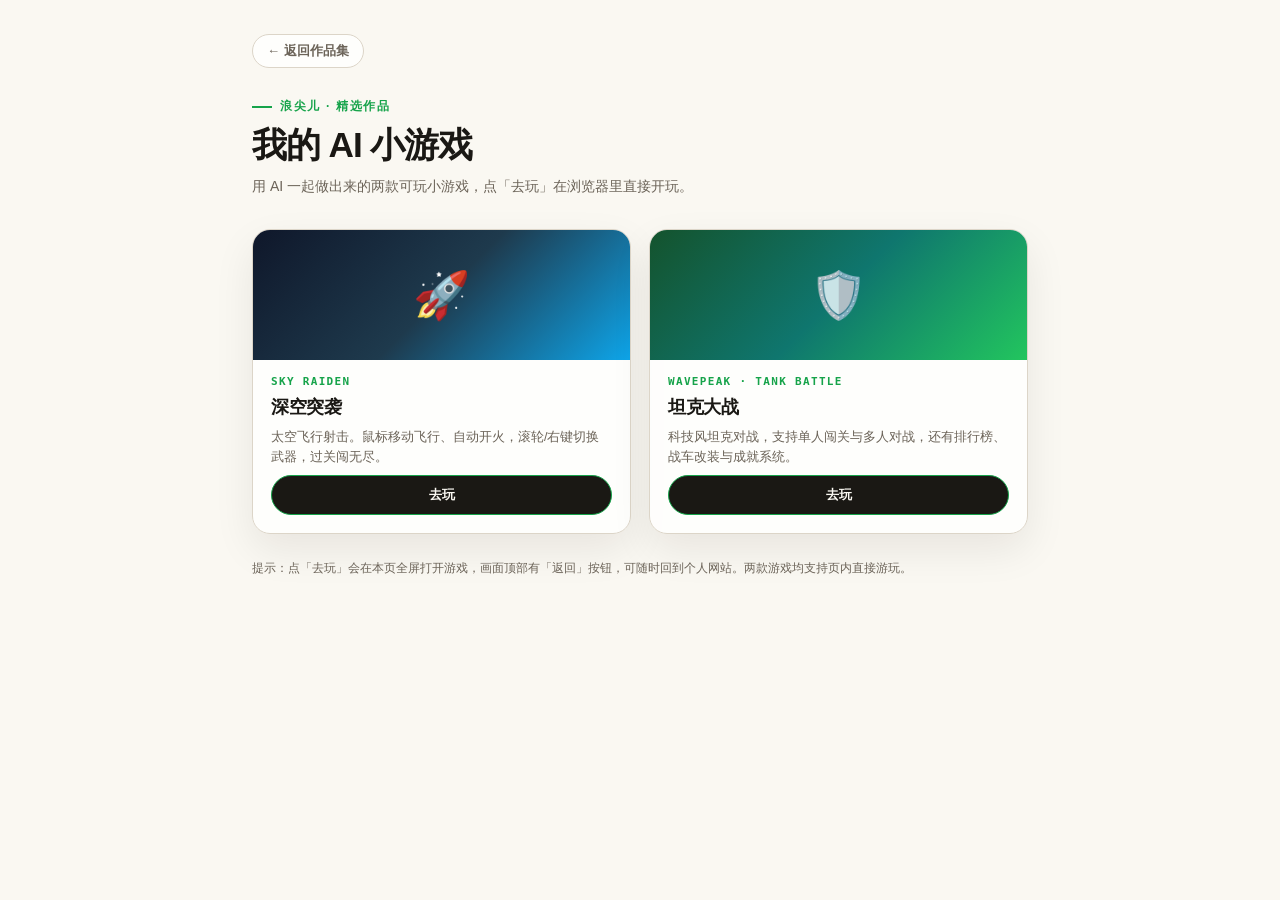
<file: games.html>
﻿<!DOCTYPE html>
<html lang="zh-CN">
<head>
<meta charset="UTF-8">
<meta name="viewport" content="width=device-width, initial-scale=1.0">
<title>我的 AI 小游戏集 · 浪尖儿</title>
<style>
  :root{
    --paper:#faf8f2; --card:rgba(255,255,255,.82); --ink:#1a1814; --inks:#6b6358;
    --line:#dcd5c8; --acc:#4ade80; --accs:#16a34a; --accc:#0d9488;
    --radius:18px;
  }
  *{box-sizing:border-box;margin:0;padding:0}
  body{background:var(--paper);color:var(--ink);font-family:"PingFang SC","SF Pro Text","Noto Sans SC","Microsoft YaHei",sans-serif;
       min-height:100vh;display:flex;flex-direction:column;}
  .wrap{max-width:820px;margin:0 auto;padding:34px 22px 60px;width:100%}
  .back{display:inline-flex;align-items:center;gap:6px;padding:7px 14px;border:1px solid var(--line);
        border-radius:999px;background:var(--card);color:var(--inks);font-size:13px;font-weight:700;
        cursor:pointer;transition:all .25s}
  .back:hover{color:var(--ink);border-color:var(--accs);transform:translateY(-2px)}
  .hero{margin:30px 0 8px}
  .eyebrow{color:var(--accs);font-size:12px;font-weight:800;letter-spacing:.14em}
  .eyebrow::before{content:"";display:inline-block;width:20px;height:2px;background:var(--accs);margin-right:8px;vertical-align:middle}
  h1{font-size:clamp(1.6rem,4vw,2.2rem);letter-spacing:-.03em;margin-top:10px;line-height:1.15}
  .sub{color:var(--inks);margin-top:10px;font-size:14px;line-height:1.7}
  .cards{display:grid;grid-template-columns:1fr 1fr;gap:18px;margin-top:30px}
  .card{border:1px solid var(--line);border-radius:var(--radius);background:var(--card);overflow:hidden;
        box-shadow:0 16px 40px rgba(20,16,8,.08);transition:transform .3s,border-color .3s,box-shadow .3s;display:flex;flex-direction:column}
  .card:hover{transform:translateY(-5px);border-color:var(--accs)}
  .thumb{height:130px;display:flex;align-items:center;justify-content:center;font-size:46px}
  .g1{background:linear-gradient(135deg,#0f172a,#1e3a4d,#0ea5e9)}
  .g2{background:linear-gradient(135deg,#14532d,#0f766e,#22c55e)}
  .body{padding:16px 18px 18px;display:flex;flex-direction:column;gap:8px;flex:1}
  h2{font-size:18px;letter-spacing:-.02em}
  .en{color:var(--accs);font:800 11px/1 ui-monospace,monospace;letter-spacing:.12em}
  .desc{color:var(--inks);font-size:12.5px;line-height:1.6}
  .gobtn{margin-top:auto;padding:10px 14px;border-radius:999px;border:1px solid var(--accs);background:var(--ink);
         color:var(--paper);font-size:13px;font-weight:800;text-align:center;text-decoration:none;transition:all .25s}
  .gobtn:hover{background:var(--accs);color:#fff}
  .tips{margin-top:24px;color:var(--inks);font-size:12px;line-height:1.7}
  .game-modal{position:fixed;inset:0;z-index:2000;background:#0a0d12;display:flex;flex-direction:column;opacity:0;pointer-events:none;transition:opacity .25s}
  .game-modal.on{opacity:1;pointer-events:auto}
  .gm-bar{flex:none;height:54px;display:flex;align-items:center;gap:14px;padding:0 16px;background:#0f1419;border-bottom:1px solid #1f2733}
  .gm-back{display:inline-flex;align-items:center;gap:6px;padding:8px 16px;border:none;border-radius:999px;
           background:#4ade80;color:#062;font:800 13px/1 "PingFang SC","Microsoft YaHei",sans-serif;cursor:pointer;transition:all .25s}
  .gm-back:hover{background:#5eead4;transform:translateY(-1px)}
  .gm-title{color:#9aa4b5;font-size:13px;font-weight:700}
  .gm-frame{flex:1;width:100%;border:0;background:#000}
  @media(max-width:640px){.cards{grid-template-columns:1fr}.gm-title{max-width:18ch;overflow:hidden;text-overflow:ellipsis;white-space:nowrap}}
</style>
</head>
<body>
<div class="wrap">
  <button class="back" id="BackBtn">← 返回作品集</button>

  <div class="hero">
    <div class="eyebrow">浪尖儿 · 精选作品</div>
    <h1>我的 AI 小游戏</h1>
    <p class="sub">用 AI 一起做出来的两款可玩小游戏，点「去玩」在浏览器里直接开玩。</p>
  </div>

  <div class="cards">
    <div class="card">
      <div class="thumb g1">🚀</div>
      <div class="body">
        <span class="en">SKY RAIDEN</span>
        <h2>深空突袭</h2>
        <p class="desc">太空飞行射击。鼠标移动飞行、自动开火，滚轮/右键切换武器，过关闯无尽。</p>
        <a class="gobtn" href="https://genuine-basbousa-ffe5c6.netlify.app" data-name="深空突袭" data-inline="1">去玩</a>
      </div>
    </div>

    <div class="card">
      <div class="thumb g2">🛡️</div>
      <div class="body">
        <span class="en">WAVEPEAK · TANK BATTLE</span>
        <h2>坦克大战</h2>
        <p class="desc">科技风坦克对战，支持单人闯关与多人对战，还有排行榜、战车改装与成就系统。</p>
        <a class="gobtn" href="https://tranquil-fudge-ce404c.netlify.app" data-name="坦克大战" data-inline="1">去玩</a>
      </div>
    </div>
  </div>

  <p class="tips">提示：点「去玩」会在本页全屏打开游戏，画面顶部有「返回」按钮，可随时回到个人网站。两款游戏均支持页内直接游玩。</p>
</div>

<div class="game-modal" id="gameModal" hidden>
  <div class="gm-bar">
    <button class="gm-back" id="gameBack">← 返回</button>
    <span class="gm-title" id="gameTitle"></span>
  </div>
  <iframe class="gm-frame" id="gameIframe" allow="fullscreen;autoplay" frameborder="0" title="游戏窗口"></iframe>
</div>
<script>
  var backToHome = function(){
    if (window.history.length > 1) { window.history.back(); }
    else { window.location.href = './index.html'; }
  };
  document.getElementById('BackBtn').addEventListener('click', backToHome);

  var gmodal=document.getElementById('gameModal'),
      gframe=document.getElementById('gameIframe'),
      gback=document.getElementById('gameBack'),
      gtitle=document.getElementById('gameTitle');
  document.querySelectorAll('.gobtn[data-inline]').forEach(function(btn){
    btn.addEventListener('click', function(e){
      e.preventDefault();
      gframe.src = btn.getAttribute('href');
      gtitle.textContent = btn.getAttribute('data-name') || '游戏';
      gmodal.hidden = false;
      requestAnimationFrame(function(){ gmodal.classList.add('on'); });
      document.body.style.overflow = 'hidden';
    });
  });
  gback.addEventListener('click', function(){
    gmodal.classList.remove('on');
    setTimeout(function(){ gmodal.hidden = true; gframe.src = ''; document.body.style.overflow=''; }, 250);
    backToHome();
  });
</script>
</body>
</html>
</file>
<file: assets/index-BBrLoMDb.css>
:root{--paper:#faf8f2;--paper2:#f0ede4;--ink:#1a1814;--inks:#6b6358;--line:#dcd5c8;--acc:#4ade80;--accs:#16a34a;--blue:#38bdf8;--teal:#2dd4bf;--card:#ffffffc2;--shadow:0 18px 48px #14100814;--radius:22px;--max:1120px;--font:"PingFang SC","Noto Sans SC","Microsoft YaHei",sans-serif}[data-theme=dark]{--paper:#13141a;--paper2:#1c1e26;--ink:#e8e6e0;--inks:#8a8478;--line:#2a2c36;--acc:#22c55e;--accs:#4ade80;--blue:#38bdf8;--teal:#2dd4bf;--card:#1c1e26d9;--shadow:0 18px 48px #00000059}*,:before,:after{box-sizing:border-box;margin:0;padding:0}html{scroll-behavior:smooth}body{font-family:var(--font);background:var(--paper);color:var(--ink);line-height:1.7;transition:background .4s,color .4s;overflow-x:hidden}a{color:inherit;text-decoration:none}button{font:inherit;color:inherit;cursor:pointer;background:0 0;border:none}:focus-visible{outline:3px solid var(--accs);outline-offset:4px;border-radius:4px}#progress{z-index:50;background:linear-gradient(90deg,var(--accs),var(--teal),var(--blue));transform-origin:0;width:100%;height:2px;position:fixed;top:0;left:0}.nav{z-index:40;width:min(calc(100% - 32px),var(--max));border:1px solid var(--line);background:var(--card);-webkit-backdrop-filter:blur(16px);border-radius:999px;justify-content:space-between;align-items:center;padding:12px 14px 12px 20px;display:flex;position:fixed;top:20px;left:50%;transform:translate(-50%);box-shadow:0 8px 32px #0000000a}.brand-name{letter-spacing:.04em;color:var(--ink);font-size:18px;font-weight:900}.nav-links{align-items:center;gap:2px;display:flex}.nav-link{color:var(--inks);border-radius:999px;align-items:center;gap:6px;padding:8px 13px;font-size:13px;font-weight:600;transition:color .25s,background .25s;display:inline-flex}.nav-link:hover,.nav-link.active{color:var(--ink);background:#4ade8026}.nav-num{color:var(--accs);opacity:.7;font-size:10px;font-weight:800}.theme-toggle{cursor:pointer;background:var(--toggle-bg,#3d7eae);border:2px solid #ffffff80;border-radius:99px;flex-shrink:0;width:56px;height:28px;margin-right:6px;transition:background .4s cubic-bezier(.22,1,.36,1),border-color .3s;position:relative;overflow:visible;box-shadow:0 2px 8px #0000001f}.theme-toggle .toggle-thumb{z-index:2;background:#ecca2f;border-radius:50%;width:20px;height:20px;transition:all .4s cubic-bezier(.22,1,.36,1);position:absolute;top:50%;left:2px;transform:translateY(-50%);box-shadow:0 2px 6px #0003,inset 0 1px 2px #fff9}.theme-toggle .toggle-thumb:after{content:"";background:#ffffff80;border-radius:50%;width:6px;height:6px;position:absolute;top:3px;left:5px;box-shadow:0 0 0 2px #ffc8324d}.theme-toggle .toggle-cloud{z-index:1;background:#ffffffb3;border-radius:99px;width:16px;height:10px;transition:all .4s cubic-bezier(.22,1,.36,1);position:absolute;bottom:-2px;left:8px}.theme-toggle .toggle-cloud:before{content:"";background:#ffffff80;border-radius:99px;width:12px;height:8px;position:absolute;top:-4px;left:6px}.theme-toggle .toggle-star{color:#fff;opacity:0;z-index:1;font-size:8px;line-height:1;transition:all .4s cubic-bezier(.22,1,.36,1);position:absolute;top:-8px;right:6px}.theme-toggle .toggle-star:before{content:"✦"}.theme-toggle.dark{background:#1d1f2c;border-color:#fff3}.theme-toggle.dark .toggle-thumb{background:#c4c9d1;left:calc(100% - 22px);box-shadow:0 2px 6px #0000004d,inset 0 1px 2px #ffffff4d}.theme-toggle.dark .toggle-thumb:after{background:#c8c8c84d;box-shadow:0 0 0 1px #c8c8c833}.theme-toggle.dark .toggle-cloud{opacity:0;transform:translateY(6px)}.theme-toggle.dark .toggle-star{opacity:1;top:-2px;right:20px}.theme-toggle.dark .toggle-star:before{content:"★"}.wrap{width:min(calc(100% - 36px),var(--max));z-index:1;margin:0 auto;position:relative}main{padding-top:120px}.hero{grid-template-columns:1fr 1fr;align-items:center;gap:clamp(40px,8vw,100px);min-height:88vh;padding:40px 0 80px;display:grid}.hero-copy{position:relative}.eyebrow{color:var(--accs);letter-spacing:.18em;text-transform:uppercase;align-items:center;gap:10px;font-size:11px;font-weight:800;display:inline-flex}.eyebrow:before{content:"";background:var(--accs);width:24px;height:2px}.hero-copy h1{letter-spacing:-.06em;margin-top:12px;font-size:clamp(4.2rem,9vw,8rem);font-weight:900;line-height:.88}.hero-copy h1 .char{transition:transform .35s,color .35s;display:inline-block}.hero-copy h1 .char:hover{color:var(--accs);transform:translateY(-10px)scale(1.12)}.hero-tagline{color:var(--inks);max-width:520px;margin-top:18px;font-size:clamp(1.1rem,2.2vw,1.4rem);line-height:1.6}.hero-tagline strong{color:var(--ink);font-weight:800}.type-wrap{min-height:28px;color:var(--accs);margin-top:18px;font-size:15px;font-weight:800}.type-line:after{content:"";vertical-align:-.15em;background:currentColor;width:8px;height:1.1em;margin-left:4px;animation:1s step-end infinite blink;display:inline-block}@keyframes blink{50%{opacity:0}}.hero-actions{flex-wrap:wrap;gap:10px;margin-top:28px;display:flex}.btn{border:1px solid var(--ink);background:var(--ink);min-height:46px;color:var(--paper);border-radius:999px;justify-content:center;align-items:center;gap:8px;padding:0 18px;font-size:13px;font-weight:800;transition:transform .25s,box-shadow .25s;display:inline-flex}.btn:hover{transform:translateY(-3px);box-shadow:0 12px 28px #1410082e}.btn.secondary{color:var(--ink);border-color:var(--line);background:0 0}.btn.secondary:hover{background:var(--paper2)}.hero-note{color:var(--inks);align-items:center;gap:10px;margin-top:30px;font-size:12px;display:flex}.status-dot{background:var(--accs);border-radius:50%;width:9px;height:9px;animation:2s ease-in-out infinite pulse-dot;box-shadow:0 0 0 6px #4ade8040}@keyframes pulse-dot{50%{box-shadow:0 0 0 12px #4ade8014}}.hero-visual{place-items:center;min-height:480px;display:grid;position:relative}.orbit-ring{aspect-ratio:1;border:1px dashed #1a18141f;border-radius:50%;width:480px;max-width:90%;animation:20s linear infinite orbit-spin;position:absolute}.orbit-ring:before,.orbit-ring:after{content:"";border-radius:50%;position:absolute}.orbit-ring:before{background:var(--acc);width:10px;height:10px;top:8%;left:14%;box-shadow:0 0 0 6px #4ade801f}.orbit-ring:after{background:var(--blue);width:8px;height:8px;bottom:22%;right:10%;box-shadow:0 0 0 5px #38bdf81f}@keyframes orbit-spin{to{transform:rotate(360deg)}}.hero-card{z-index:2;border:1px solid var(--line);background:var(--card);width:min(100%,370px);box-shadow:var(--shadow);border-radius:30px;padding:28px;transition:transform .3s,box-shadow .3s,border-color .3s;position:relative;transform:rotate(-3deg)}.hero-card:hover{border-color:var(--accs);box-shadow:0 30px 60px #14100826}.hero-card-top{color:var(--inks);letter-spacing:.1em;text-transform:uppercase;justify-content:space-between;align-items:center;font-size:11px;display:flex}.hero-card h2{letter-spacing:-.06em;margin-top:48px;font-size:clamp(2rem,6vw,4rem);line-height:.93}.section{padding:100px 0;scroll-margin-top:120px}.section-head{margin-bottom:40px}.section-head .eyebrow{margin-bottom:12px}.section-head h2{letter-spacing:-.05em;max-width:620px;font-size:clamp(2.2rem,5vw,3.8rem);line-height:1}.section-head p{max-width:400px;color:var(--inks);margin-top:14px;font-size:14px}.track-wrap{grid-template-columns:.4fr .6fr;align-items:stretch;gap:16px;display:grid}.track-intro{background:var(--ink);color:var(--paper);border-radius:var(--radius);padding:28px;transition:transform .3s,box-shadow .3s;position:relative;overflow:hidden}.track-intro h3{z-index:1;letter-spacing:-.04em;max-width:300px;font-size:clamp(1.6rem,4vw,2.8rem);line-height:1;position:relative}.track-intro p{z-index:1;color:#faf8f2ad;max-width:300px;margin-top:14px;font-size:14px;position:relative}.timeline{border:1px solid var(--line);border-radius:var(--radius);background:var(--card);box-shadow:var(--shadow);padding:24px 28px}.timeline-item{border-radius:14px;grid-template-columns:20px 1fr;gap:14px;padding:12px;transition:background .25s,transform .25s,box-shadow .25s;display:grid;position:relative}.timeline-item:hover{background:#4ade800f;transform:translate(6px);box-shadow:0 4px 16px #1410080f}.timeline-item:before{content:"";background:var(--line);width:1px;position:absolute;top:16px;bottom:0;left:8px}.timeline-item:last-child:before{display:none}.node{z-index:1;border:3px solid var(--paper);background:var(--accs);width:16px;height:16px;box-shadow:0 0 0 1px var(--accs);border-radius:50%;margin-top:2px;transition:box-shadow .3s,transform .3s;position:relative}.timeline-item:hover .node{transform:scale(1.2);box-shadow:0 0 0 8px #4ade8033}.timeline-meta{color:var(--accs);letter-spacing:.1em;text-transform:uppercase;font-size:11px;font-weight:800}.timeline-item h3{margin-top:2px;font-size:16px}.timeline-item p{color:var(--inks);margin-top:4px;font-size:13px}.workbench{grid-template-columns:repeat(2,1fr);gap:14px;display:grid}.skill-card{border:1px solid var(--line);border-radius:var(--radius);background:var(--card);min-height:220px;box-shadow:var(--shadow);padding:26px;transition:transform .3s,border-color .3s,box-shadow .3s;position:relative}.skill-card:hover{border-color:var(--accs);transform:translateY(-5px);box-shadow:0 24px 48px #14100824}.skill-card .card-icon{margin-bottom:14px;font-size:2.4rem}.skill-card h3{letter-spacing:-.03em;margin-bottom:8px;font-size:1.3rem}.skill-card p{color:var(--inks);font-size:13px;line-height:1.6}.skill-card .chip-row{flex-wrap:wrap;gap:6px;margin-top:14px;display:flex}.chip{border:1px solid var(--line);background:#f0ede499;border-radius:999px;align-items:center;min-height:28px;padding:4px 10px;font-size:11px;font-weight:600;display:inline-flex}.flow-wrap{border-radius:var(--radius);background:var(--ink);width:100%;overflow:hidden;box-shadow:0 18px 48px #14100833}.flow-menu{flex-direction:column;height:520px;margin:0;padding:0;display:flex}.flow-item{border-top:1px solid #faf8f21f;flex:1;justify-content:center;align-items:center;display:flex;position:relative;overflow:hidden}.flow-item:first-child{border-top:none}.flow-item-inner{text-align:center;z-index:1;pointer-events:none;padding:0 24px;transition:opacity .3s;position:relative}.flow-item .flow-icon{opacity:.7;margin-top:6px;margin-bottom:2px;font-size:clamp(1.8rem,3.6vh,2.2rem);transition:opacity .3s,transform .3s;display:block}.flow-item:hover .flow-icon{opacity:1;transform:scale(1.12)}.flow-item .flow-title{letter-spacing:-.02em;color:#faf8f2e6;font-size:clamp(1.1rem,2.6vh,1.5rem);font-weight:700;display:block}.flow-marquee{pointer-events:none;width:100%;height:100%;position:absolute;top:0;left:0;overflow:hidden;transform:translateY(101%)}.flow-marquee-inner-wrap{width:100%;height:100%;overflow:hidden}.flow-marquee-inner{will-change:transform;align-items:center;width:fit-content;height:100%;display:flex;position:relative}.flow-marquee-part{flex-shrink:0;align-items:center;gap:0;display:flex}.flow-marquee-part .chip{color:var(--accs);white-space:nowrap;background:#16a34a1f;border:1px solid #16a34a33;border-radius:999px;margin:0 6px;padding:6px 16px;font-size:clamp(.8rem,1.6vh,.95rem);font-weight:600;transition:background .3s}.flow-marquee-part .chip-divider{background:#16a34a33;flex-shrink:0;width:1px;height:24px;margin:0 10px}@media (width<=900px){.flow-menu{height:400px}.flow-item .flow-desc{max-width:260px;font-size:11px}.flow-marquee-part .chip{padding:4px 12px;font-size:12px}}@media (width<=500px){.flow-menu{height:340px}.flow-item .flow-desc{display:none}.flow-marquee-part .chip{margin:0 4px;padding:3px 10px;font-size:11px}}.projects{gap:14px;display:grid}.project-card{border:1px solid var(--line);border-radius:var(--radius);background:var(--card);box-shadow:var(--shadow);grid-template-columns:220px 1fr;gap:22px;padding:16px;transition:transform .3s,border-color .3s,box-shadow .3s;display:grid}.project-card:hover{border-color:var(--accs);transform:translateY(-4px);box-shadow:0 24px 48px #1410081f}.project-card.is-focused{border-color:var(--accs);transform:scale(1.02);box-shadow:0 28px 56px #14100829}.project-card.is-muted{opacity:.35;filter:saturate(.4)}.project-thumb{border-radius:16px;place-items:center;min-height:180px;display:grid;position:relative;overflow:hidden}.project-thumb .thumb-icon{z-index:1;font-size:3.5rem;animation:3s ease-in-out infinite thumb-float;position:relative}.project-thumb.p1{background:linear-gradient(135deg,#e8f5e9,#c8e6c9,#a5d6a7)}.project-thumb.p2{background:linear-gradient(135deg,#e3f2fd,#bbdefb,#90caf9)}.project-thumb.p3{background:linear-gradient(135deg,#e0f2f1,#b2dfdb,#80cbc4)}@keyframes thumb-float{0%,to{transform:translateY(0)}50%{transform:translateY(-8px)}}.project-info{flex-direction:column;justify-content:center;padding:10px 4px 10px 0;display:flex}.project-index{color:var(--accs);letter-spacing:.12em;font:800 11px/1 monospace}.project-info h3{letter-spacing:-.03em;margin-top:10px;font-size:clamp(1.3rem,3vw,1.8rem);line-height:1.1}.project-info>p{color:var(--inks);margin-top:10px;font-size:13px}.project-info .chips{margin-top:14px}.project-actions{flex-wrap:wrap;gap:8px;margin-top:16px;display:flex}.project-actions a.text-btn{height:auto;color:var(--ink);line-height:1;text-decoration:none}.text-btn{border:1px solid var(--line);cursor:pointer;border-radius:999px;align-items:center;gap:6px;min-height:38px;padding:6px 12px;font-size:12px;font-weight:800;transition:background .2s,border-color .2s;display:inline-flex}.text-btn:hover{background:var(--paper2);border-color:var(--inks)}.text-btn.active{background:var(--acc);border-color:var(--ink);color:var(--ink)}.sq-section{padding:0 0 40px;position:relative}.sq-section-head{padding:100px 0 44px}.sq-root{flex-direction:column;width:100%;display:flex}.sq-controls{justify-content:flex-end;gap:8px;margin-bottom:16px;display:flex}.sq-arrow{cursor:pointer;background:var(--sq-fill);width:36px;height:36px;color:var(--sq-on-fill);border-radius:8px;place-items:center;transition:opacity .2s,transform .2s;display:grid}.sq-arrow:hover{opacity:.85;transform:translateY(-1px)}.sq-arrow:focus-visible{box-shadow:0 0 0 2px var(--paper),0 0 0 4px var(--sq-fill);outline:none}.sq-viewport{width:100%;overflow:hidden}.sq-strip{width:max-content;height:100%;display:flex}.sq-panel{isolation:isolate;cursor:pointer;background:var(--paper2);outline:none;flex-shrink:0;height:100%;padding:0;position:relative;overflow:hidden}.sq-panel:focus-visible{box-shadow:0 0 0 2px var(--paper),0 0 0 4px var(--sq-fill)}.sq-pic{object-fit:cover;pointer-events:none;max-width:none;height:100%;position:absolute;top:0;bottom:0;left:50%;transform:translate(-50%)}.sq-pic-bg{position:absolute;top:0;bottom:0;left:50%;transform:translate(-50%)}.sq-overlay{pointer-events:none;color:#fff;letter-spacing:.02em;align-items:flex-end;padding:64px 16px 16px;font-size:14px;font-weight:500;display:flex;position:absolute;bottom:0;left:0;right:0}.sq-copy{margin-top:24px;display:grid}.sq-copy-row{flex-direction:column;grid-area:1/1;gap:16px;display:flex}.sq-copy-text{text-wrap:balance;max-width:46rem;font-size:15px;line-height:1.6}.sq-copy-title{color:var(--ink);font-weight:700}.sq-copy-desc{color:var(--inks)}.sq-action{cursor:pointer;background:var(--sq-fill);color:var(--sq-on-fill);border-radius:8px;flex-shrink:0;align-items:center;gap:8px;padding:10px 16px;font-size:14px;font-weight:500;transition:opacity .2s;display:inline-flex}.sq-action:hover{opacity:.85}.sq-action-arrow{transition:transform .2s}.sq-action:hover .sq-action-arrow{transform:translate(2px)}@container (width>=32rem){.sq-overlay{padding:80px 24px 24px}.sq-copy-text{font-size:17px}}@container (width>=36rem){.sq-copy{margin-top:28px}.sq-copy-row{flex-direction:row;justify-content:space-between;align-items:flex-start;gap:40px}}.card-spread-section{justify-content:center;align-items:center;width:100%;min-height:660px;padding:0;display:flex;position:relative}.card-spread{cursor:default;justify-content:center;align-items:center;width:100%;height:660px;display:flex;position:relative}.spread-card{cursor:pointer;will-change:transform;backface-visibility:hidden;border:2px solid #ffffffe6;border-radius:14px;width:380px;height:280px;transition:transform .55s cubic-bezier(.22,1,.36,1),box-shadow .5s,opacity .4s;position:absolute;top:50%;left:50%;overflow:hidden;box-shadow:0 8px 32px #14100829,0 2px 8px #14100814}.spread-card img{object-fit:cover;pointer-events:none;-webkit-user-select:none;user-select:none;width:100%;height:100%;display:block}.spread-card .card-label{color:#fff;letter-spacing:.03em;opacity:0;pointer-events:none;background:linear-gradient(#0000,#000000a6);padding:10px 14px;font-size:12px;font-weight:600;transition:opacity .4s;position:absolute;bottom:0;left:0;right:0}.spread-card:hover .card-label{opacity:1}.spread-card:hover{border-color:#fff;box-shadow:0 12px 40px #14100838,0 2px 8px #1410081a}.spread-card:active{transform:scale(.97)!important}.lightbox{z-index:100;-webkit-backdrop-filter:blur(12px);opacity:0;pointer-events:none;background:#0a0806cc;justify-content:center;align-items:center;transition:opacity .4s;display:flex;position:fixed;inset:0}.lightbox.open{opacity:1;pointer-events:auto}.lightbox-img{object-fit:contain;border-radius:16px;max-width:90vw;max-height:90vh;transition:transform .5s cubic-bezier(.22,1,.36,1);transform:scale(.92);box-shadow:0 30px 80px #00000080}.lightbox.open .lightbox-img{transform:scale(1)}.lightbox-close{color:#fff;cursor:pointer;background:#0000004d;border:1px solid #fff3;border-radius:50%;justify-content:center;align-items:center;width:44px;height:44px;font-size:22px;transition:background .3s,transform .3s;display:flex;position:absolute;top:24px;right:24px}.lightbox-close:hover{background:#ffffff26;transform:scale(1.1)}.lightbox-nav{color:#fff;cursor:pointer;-webkit-user-select:none;user-select:none;background:#00000040;border:1px solid #ffffff26;border-radius:50%;justify-content:center;align-items:center;width:48px;height:48px;font-size:20px;transition:background .3s,transform .3s;display:flex;position:absolute;top:50%;transform:translateY(-50%)}.lightbox-nav:hover{background:#ffffff1f;transform:translateY(-50%)scale(1.1)}.lightbox-nav.prev{left:24px}.lightbox-nav.next{right:24px}.lightbox-counter{color:#fff9;letter-spacing:.08em;background:#0000004d;border:1px solid #ffffff1a;border-radius:999px;padding:6px 16px;font-size:13px;font-weight:600;position:absolute;bottom:28px;left:50%;transform:translate(-50%)}.contact-wrap{border:1px solid var(--line);border-radius:var(--radius);background:var(--ink);color:var(--paper);grid-template-columns:1.2fr 1fr;gap:28px;padding:36px;display:grid;position:relative;overflow:hidden}.contact-wrap:after{content:"";background:var(--acc);opacity:.85;border-radius:50%;width:280px;height:280px;position:absolute;top:-120px;right:-70px}.contact-wrap>*{z-index:1;position:relative}.contact-wrap h2{letter-spacing:-.05em;font-size:clamp(2rem,5vw,3.6rem);line-height:.95}.contact-wrap>div>p{color:#faf8f2b3;max-width:480px;margin-top:14px;font-size:14px}.contact-list{align-content:center;gap:10px;display:grid}.contact-row{background:#faf8f20f;border:1px solid #faf8f22e;border-radius:14px;justify-content:space-between;align-items:center;gap:10px;min-height:50px;padding:8px 10px 8px 16px;transition:border-color .3s,background .3s;display:flex}.contact-row:hover{background:#faf8f21a;border-color:#faf8f259}.contact-label{letter-spacing:.12em;text-transform:uppercase;color:var(--acc);min-width:40px;font-size:10px;font-weight:800}.contact-row span{text-overflow:ellipsis;white-space:nowrap;color:#faf8f2c7;min-width:0;font-size:12px;overflow:hidden}.copy-btn{cursor:pointer;min-height:34px;color:var(--paper);border:1px solid #faf8f238;border-radius:999px;padding:5px 10px;font-size:11px;font-weight:800;transition:background .2s,color .2s}.copy-btn:hover{background:var(--paper);color:var(--ink)}#credentials.section{padding-bottom:40px}#contact.section{padding-top:40px}[data-theme=dark] .toast{background:#1c1e26f5;border-color:#e8e6e026}[data-theme=dark] .hero-card{background:var(--card);border-color:var(--line)}[data-theme=dark] .contact-wrap{background:#1c1e26}[data-theme=dark] .nav{-webkit-backdrop-filter:blur(16px)}#phoneCanvas{z-index:2;pointer-events:none;width:100%;height:100%;position:absolute;top:0;left:0}footer{color:var(--inks);justify-content:space-between;gap:14px;padding:30px 0 50px;font-size:12px;display:flex}.toast{z-index:60;opacity:0;pointer-events:none;color:var(--paper);background:#1a1814eb;border:1px solid #1a181426;border-radius:999px;padding:10px 16px;font-size:12px;transition:opacity .22s,transform .22s;position:fixed;bottom:28px;left:50%;transform:translate(-50%,16px);box-shadow:0 12px 28px #00000029}.toast.show{opacity:1;transform:translate(-50%)}.confetti{z-index:80;pointer-events:none;animation:1s forwards confetti-fly;position:fixed}@keyframes confetti-fly{to{transform:translate3d(var(--x),var(--y),0) rotate(var(--r));opacity:0}}.reveal{opacity:0;transition:opacity .75s cubic-bezier(.2,.7,.2,1),transform .75s cubic-bezier(.2,.7,.2,1);transform:translateY(32px)}.reveal.visible{opacity:1;transform:none}.tilt-card{transition:transform .3s,box-shadow .3s,border-color .3s}#playerModal{z-index:130;-webkit-backdrop-filter:blur(6px);backdrop-filter:blur(6px);background:#080a0ec7;justify-content:center;align-items:center;display:none;position:fixed;inset:0}#playerModal.open{display:flex}.pm-box{background:#151a23;border:1px solid #ffffff17;border-radius:18px;width:min(94vw,560px);padding:18px;box-shadow:0 30px 90px #0000008c}.pm-top{justify-content:space-between;align-items:center;margin-bottom:14px;display:flex}.pm-top .t{color:#f2efe6;font-weight:700}.pm-track{background:#ffffff05;border:1px solid #ffffff14;border-radius:12px;justify-content:space-between;align-items:center;gap:10px;margin-bottom:10px;padding:12px;display:flex}.pm-info{min-width:0}.pm-info b{color:#f2efe6;text-overflow:ellipsis;white-space:nowrap;font-size:15px;display:block;overflow:hidden}.pm-info span{color:#8a93a6;font-size:12px}.pm-listbtns{flex-shrink:0;gap:6px;display:flex}.pm-listbtns .btn{cursor:pointer;color:#f2efe6;background:0 0;border:1px solid #ffffff24;border-radius:8px;padding:5px 10px;font-size:12px}.pm-listbtns .btn.play{color:#062;background:#4ade80;border-color:#0000}.pm-listbtns .btn.play.sel{outline-offset:1px;background:#4ade80;outline:2px solid #4ade80}.pm-lyric{color:#cfd6e2;white-space:pre-line;border-top:1px dashed #ffffff1a;max-height:240px;margin-top:12px;padding-top:12px;font-size:13px;line-height:1.7;overflow:auto}.pm-audio{margin-top:12px}.pm-audio audio{background:#0b0f17;border-radius:10px;width:100%;display:block}.pm-now{color:#9aa4b5;margin-top:6px;font-size:12px}.gm-hint{color:#8a93a6;margin-top:10px;font-size:12px}.gm-x{color:#9aa4b5;cursor:pointer;background:0 0;border:none;font-size:18px}.music-fab{z-index:120;color:#f2efe6;cursor:pointer;-webkit-backdrop-filter:blur(8px);backdrop-filter:blur(8px);background:#141418d9;border:1px solid #ffffff2e;border-radius:999px;align-items:center;gap:8px;height:46px;padding:0 14px;font-size:13px;font-weight:500;transition:transform .2s,background .2s;display:flex;position:fixed;bottom:22px;right:22px;box-shadow:0 10px 30px #0006}.music-fab:hover{background:#1e1e24eb;transform:translateY(-3px)}.music-fab .pulse{background:#4ade80;border-radius:50%;width:8px;height:8px;animation:2s infinite fab-pulse;box-shadow:0 0 #4ade8099}@keyframes fab-pulse{0%{box-shadow:0 0 #4ade8099}70%{box-shadow:0 0 0 10px #4ade8000}to{box-shadow:0 0 #4ade8000}}@media (width<=900px){.hero{grid-template-columns:1fr;min-height:auto;padding-top:20px}.hero-visual{min-height:380px}.track-wrap,.workbench,.contact-wrap{grid-template-columns:1fr}.project-card{grid-template-columns:1fr;gap:12px;padding:12px}.project-thumb{min-height:140px}.nav-link span:last-child{display:none}.card-spread-section{min-height:360px;padding:0}.card-spread{height:360px}.spread-card{border-radius:10px;width:260px;height:192px}.lightbox-nav{width:40px;height:40px;font-size:16px}.lightbox-nav.prev{left:12px}.lightbox-nav.next{right:12px}.lightbox-close{width:38px;height:38px;font-size:18px;top:16px;right:16px}.sq-section-head{padding:64px 0 32px}}@media (width<=500px){.workbench{grid-template-columns:1fr}.nav{padding:10px 10px 10px 14px}.brand-name{font-size:15px}.nav-link{padding:6px 8px;font-size:11px}h1{font-size:3.2rem}.hero-card h2{font-size:1.8rem}.section{padding:64px 0}.contact-wrap{padding:22px 16px}.lightbox-img{max-width:96vw;max-height:70vh}.lightbox-nav{width:34px;height:34px;font-size:14px}.lightbox-nav.prev{left:6px}.lightbox-nav.next{right:6px}}@media (width<=820px){.card-spread-section{min-height:0;padding:0}.card-spread{height:46vw;min-height:160px}.spread-card{border-radius:9px;width:36vw;min-width:112px;height:27vw;min-height:82px}.spread-card .card-label{padding:7px 10px;font-size:10px}}
</file>
